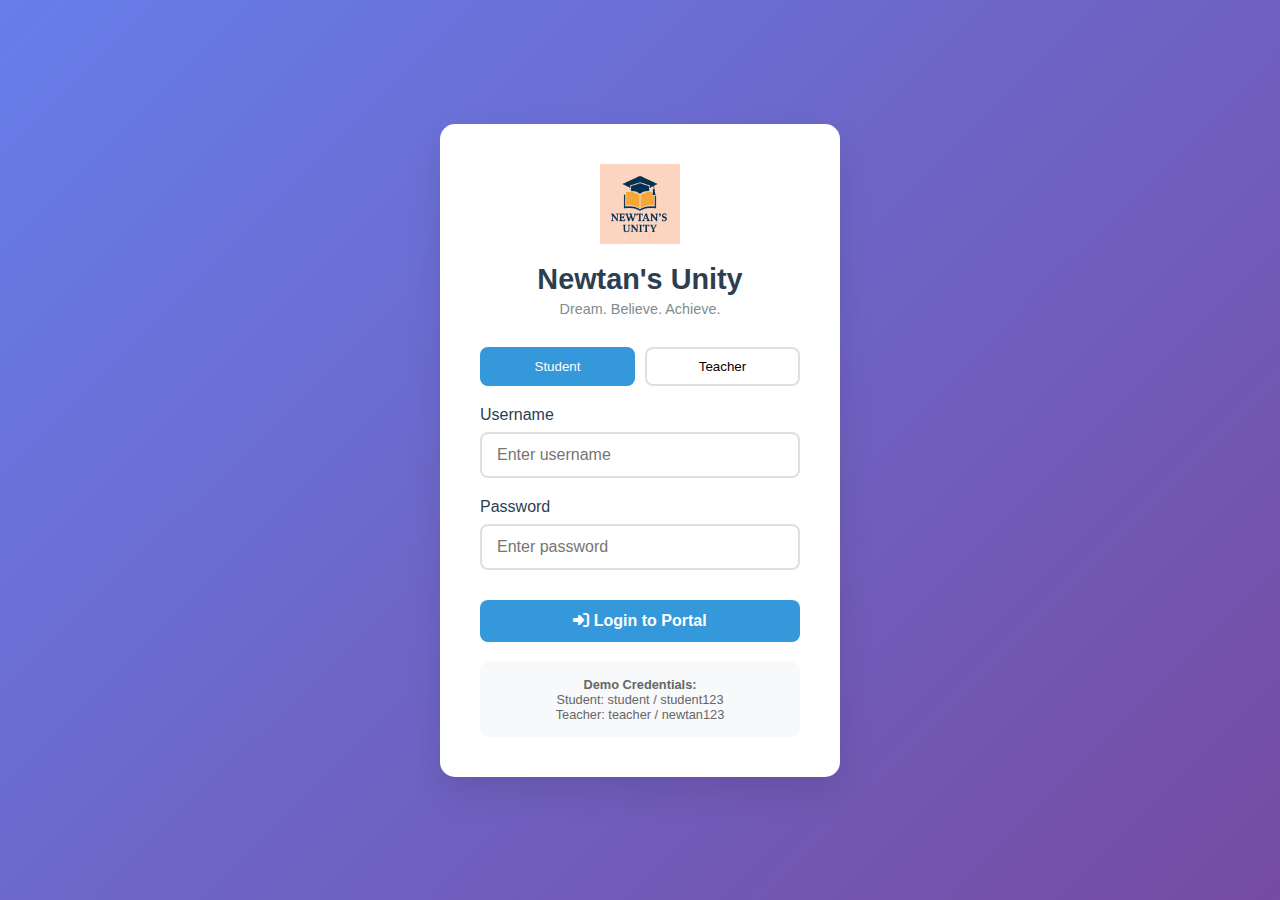
<file: index.html>
<!DOCTYPE html>
<html lang="en">
<head>
    <meta charset="UTF-8">
    <meta name="viewport" content="width=device-width, initial-scale=1.0">
    <title>Login - Newtan's Unity</title>
    <link rel="stylesheet" href="https://cdnjs.cloudflare.com/ajax/libs/font-awesome/6.4.0/css/all.min.css">
    <style>
        * {
            margin: 0;
            padding: 0;
            box-sizing: border-box;
            font-family: 'Poppins', sans-serif;
        }

        body {
            min-height: 100vh;
            display: flex;
            align-items: center;
            justify-content: center;
            background: linear-gradient(135deg, #667eea 0%, #764ba2 100%);
            padding: 20px;
        }

        .login-container {
            background: white;
            padding: 40px;
            border-radius: 15px;
            box-shadow: 0 15px 35px rgba(0,0,0,0.1);
            width: 100%;
            max-width: 400px;
            text-align: center;
        }

        .login-logo {
            margin-bottom: 30px;
        }

        .login-logo img {
            width: 80px;
            height: auto;
            margin-bottom: 15px;
        }

        .login-logo h1 {
            color: #2c3e50;
            margin-bottom: 5px;
            font-size: 1.8rem;
        }

        .login-logo p {
            color: #7f8c8d;
            font-size: 0.9rem;
        }

        .login-form .form-group {
            margin-bottom: 20px;
            text-align: left;
        }

        .login-form label {
            display: block;
            margin-bottom: 8px;
            color: #2c3e50;
            font-weight: 500;
        }

        .login-form input {
            width: 100%;
            padding: 12px 15px;
            border: 2px solid #e0e0e0;
            border-radius: 8px;
            font-size: 1rem;
            transition: all 0.3s;
        }

        .login-form input:focus {
            border-color: #3498db;
            outline: none;
            box-shadow: 0 0 0 3px rgba(52, 152, 219, 0.1);
        }

        .login-btn {
            width: 100%;
            padding: 12px;
            background: #3498db;
            color: white;
            border: none;
            border-radius: 8px;
            font-size: 1rem;
            font-weight: 600;
            cursor: pointer;
            transition: all 0.3s;
            margin-top: 10px;
        }

        .login-btn:hover {
            background: #2980b9;
            transform: translateY(-2px);
        }

        .error-message {
            color: #e74c3c;
            margin-top: 10px;
            font-size: 0.9rem;
            display: none;
        }

        .user-type {
            display: flex;
            gap: 10px;
            margin-bottom: 20px;
        }

        .user-btn {
            flex: 1;
            padding: 10px;
            border: 2px solid #e0e0e0;
            background: white;
            border-radius: 8px;
            cursor: pointer;
            transition: all 0.3s;
        }

        .user-btn.active {
            border-color: #3498db;
            background: #3498db;
            color: white;
        }

        .demo-credentials {
            background: #f8f9fa;
            padding: 15px;
            border-radius: 8px;
            margin-top: 20px;
            font-size: 0.8rem;
            color: #666;
        }
    </style>
</head>
<body>
    <div class="login-container">
        <div class="login-logo">
            <img src="image.png" alt="Newtan's Unity Logo" onerror="this.style.display='none'">
            <h1>Newtan's Unity</h1>
            <p>Dream. Believe. Achieve.</p>
        </div>

        <div class="user-type">
            <button class="user-btn active" data-user="student">Student</button>
            <button class="user-btn" data-user="teacher">Teacher</button>
        </div>

        <form id="loginForm" class="login-form">
            <div class="form-group">
                <label for="username">Username</label>
                <input type="text" id="username" name="username" required placeholder="Enter username">
            </div>

            <div class="form-group">
                <label for="password">Password</label>
                <input type="password" id="password" name="password" required placeholder="Enter password">
            </div>

            <div id="errorMessage" class="error-message">
                Invalid username or password
            </div>

            <button type="submit" class="login-btn">
                <i class="fas fa-sign-in-alt"></i> Login to Portal
            </button>
        </form>

        <div class="demo-credentials">
            <strong>Demo Credentials:</strong><br>
            Student: student / student123<br>
            Teacher: teacher / newtan123
        </div>
    </div>

    <script>
        let currentUserType = 'student';
        
        // User type selection
        document.querySelectorAll('.user-btn').forEach(btn => {
            btn.addEventListener('click', function() {
                document.querySelectorAll('.user-btn').forEach(b => b.classList.remove('active'));
                this.classList.add('active');
                currentUserType = this.dataset.user;
                
                // Update form labels based on user type
                const usernameLabel = document.querySelector('label[for="username"]');
                const passwordLabel = document.querySelector('label[for="password"]');
                
                if (currentUserType === 'teacher') {
                    usernameLabel.textContent = 'Teacher Username';
                    passwordLabel.textContent = 'Teacher Password';
                } else {
                    usernameLabel.textContent = 'Username';
                    passwordLabel.textContent = 'Password';
                }
            });
        });

        // Login form handler
        document.getElementById('loginForm').addEventListener('submit', function(e) {
            e.preventDefault();
            
            const username = document.getElementById('username').value;
            const password = document.getElementById('password').value;
            const errorMessage = document.getElementById('errorMessage');
            
            let isValid = false;
            let redirectUrl = '';

            // Check credentials based on user type
            if (currentUserType === 'teacher') {
                if (username === 'teacher' && password === 'newtan123') {
                    isValid = true;
                    redirectUrl = 'admin.html';
                }
            } else {
                if (username === 'student' && password === 'student123') {
                    isValid = true;
                    redirectUrl = 'main.html';
                }
            }

            if (isValid) {
                // Store login status
                localStorage.setItem('userType', currentUserType);
                localStorage.setItem('isLoggedIn', 'true');
                localStorage.setItem('loginTime', new Date().getTime());
                
                // Redirect to appropriate page
                window.location.href = redirectUrl;
            } else {
                errorMessage.style.display = 'block';
                setTimeout(() => {
                    errorMessage.style.display = 'none';
                }, 3000);
            }
        });

        // Check if already logged in
        if (localStorage.getItem('isLoggedIn') === 'true') {
            const userType = localStorage.getItem('userType');
            if (userType === 'teacher') {
                window.location.href = 'admin.html';
            } else {
                window.location.href = 'main.html';
            }
        }
    </script>
</body>
</html>
</file>
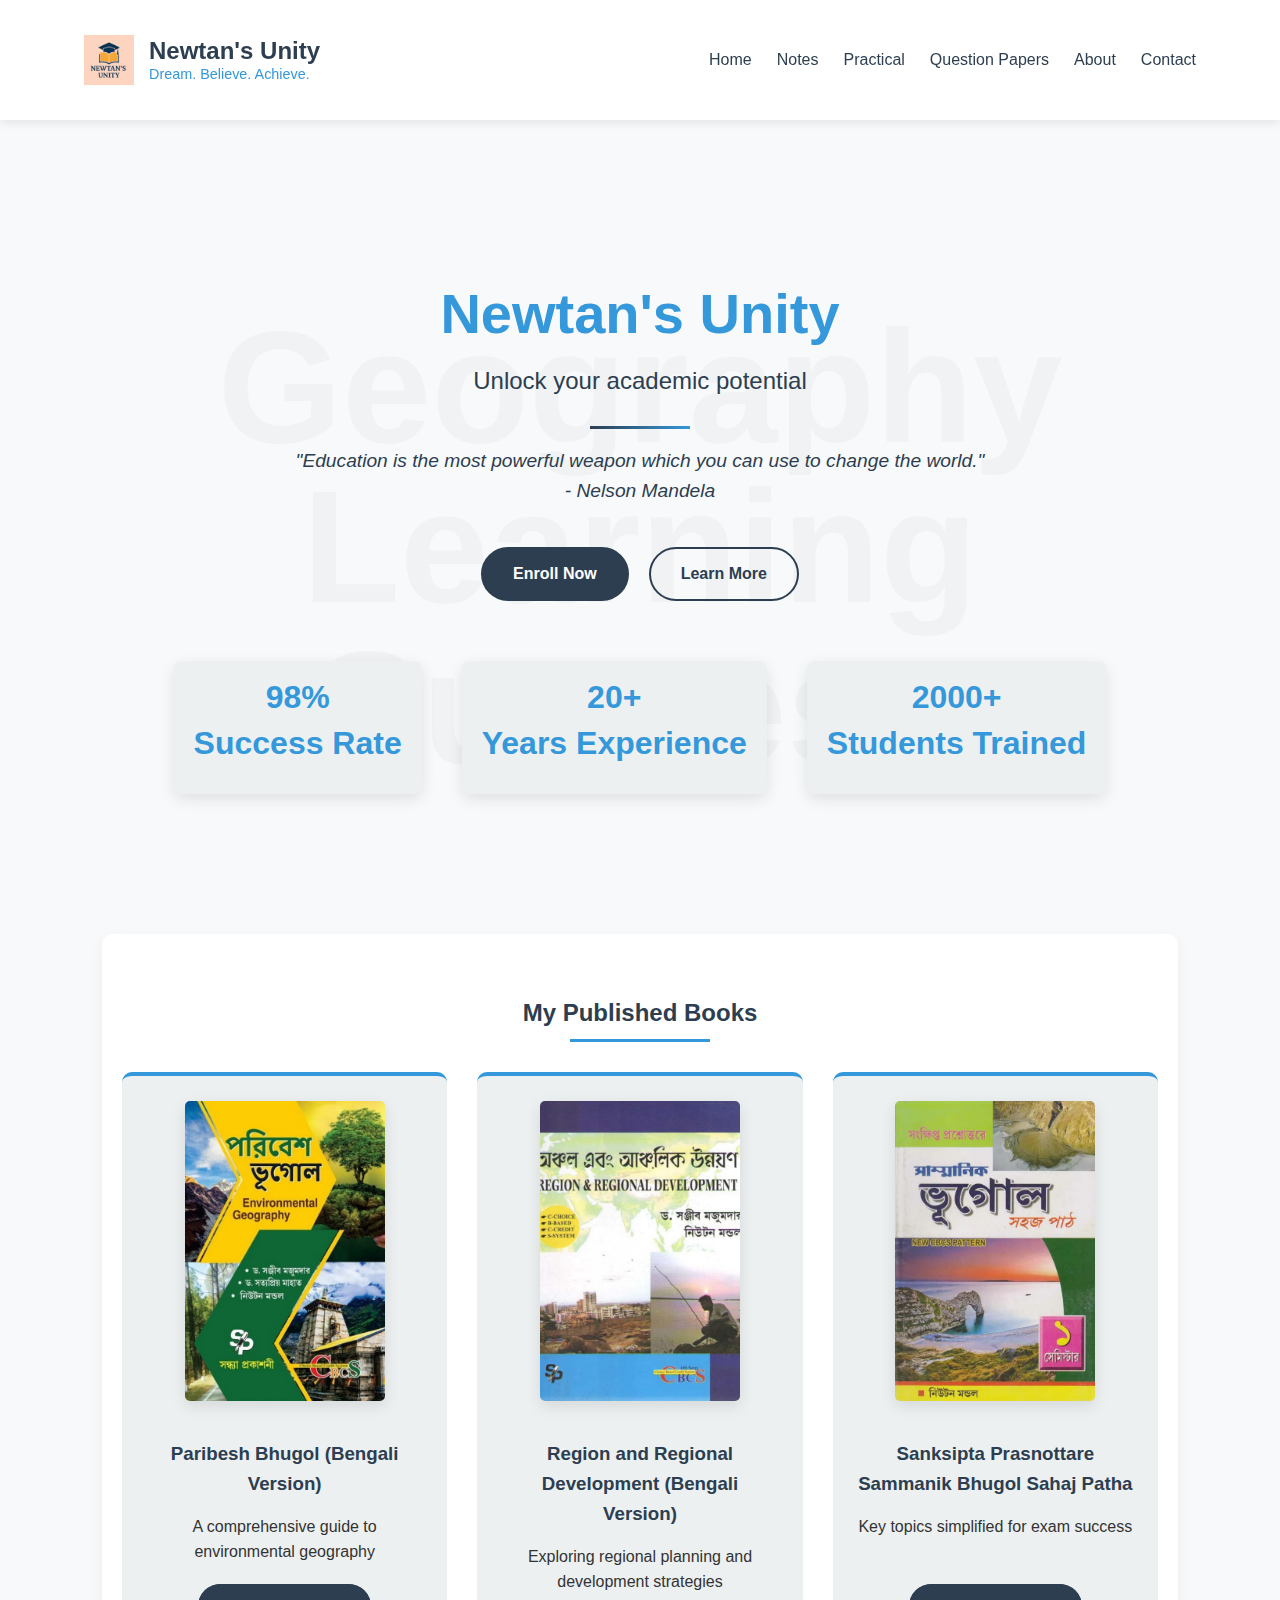
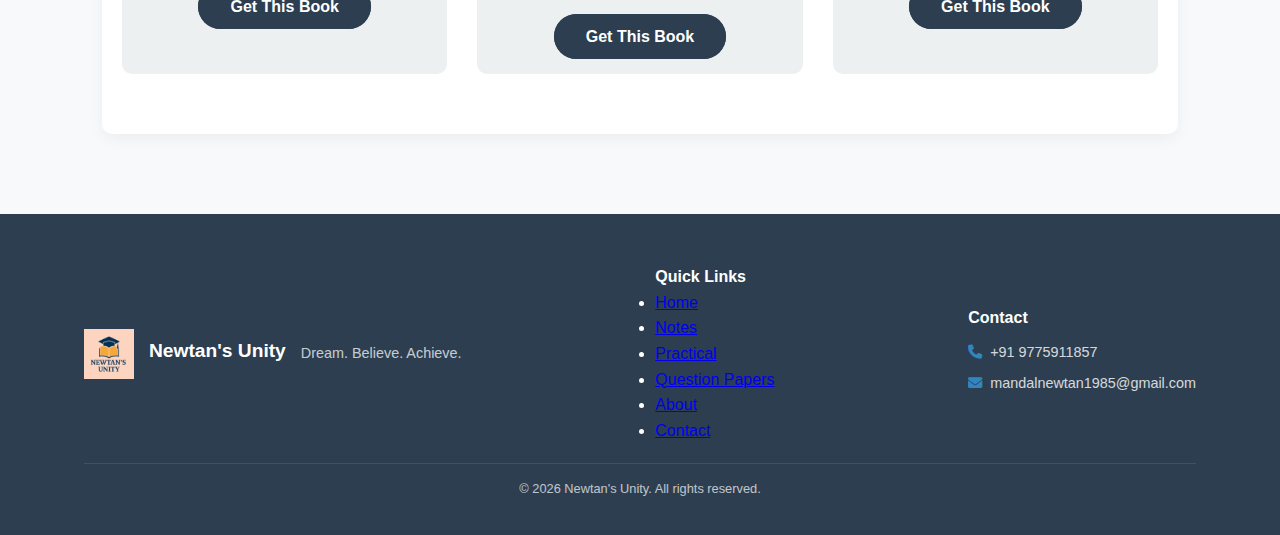
<file: newtan kaku education/index.html>
<!DOCTYPE html>
<html lang="en">
<head>
    <meta charset="UTF-8">
    <meta name="viewport" content="width=device-width, initial-scale=1.0">
    <title>Newtan's Unity</title>
    <link rel="stylesheet" href="https://cdnjs.cloudflare.com/ajax/libs/font-awesome/6.4.0/css/all.min.css">
    <link rel="stylesheet" href="styles.css">
</head>
<body>
    <!-- Header with Logo -->
    <header class="header">
    <div class="container">
        <div class="logo-container">
            <img src="image.png" alt="Geography Master Logo" class="logo-img">
            <div class="logo-text">
                <h1 class="logo-main">Newtan's Unity</h1>
                <p class="logo-sub">Dream. Believe. Achieve.</p>
            </div>
        </div>
        
        <!-- Mobile Menu Button -->
        <button class="mobile-menu-toggle" aria-label="Toggle navigation">
            <span class="menu-icon"></span>
            <span class="menu-icon"></span>
            <span class="menu-icon"></span>
        </button>
        
        <nav class="nav">
            <ul>
                <li><a href="#home">Home</a></li>
                <li><a href="#notes">Notes</a></li>
                <li><a href="#practical">Practical</a></li>
                <!-- <li><a href="#payment">Payment</a></li> -->
                <li><a href="#question-pattern">Question Papers</a></li>
                <li><a href="#about">About</a></li>
                <li><a href="#contact">Contact</a></li>
            </ul>
        </nav>
    </div>
</header>

    <!-- Main Content -->
    <main>
        <!-- Home Section -->
    <section id="home" class="section active">
        <div class="container">
            <div class="hero">
                <div class="hero-content">
                    <h1><span>Newtan's Unity</span></h1>
                    <p class="hero-subtitle">Unlock your academic potential</p>
                    <p class="hero-text">"Education is the most powerful weapon which you can use to change the world." - Nelson Mandela</p>
                    
                    <div class="hero-cta">
                        <a href="#contact" class="btn btn-primary">Enroll Now</a>
                        <a href="#about" class="btn btn-outline">Learn More</a>
                    </div>
                </div>
                
                <div class="hero-bg-text">
                    <p>Geography</p>
                    <p>Mastery</p>
                    <p>Success</p>
                </div>
                
                <div class="hero-stats">
                    <div class="stat-item">
                        <span class="stat-number">98%</span>
                        <span class="stat-label">Success Rate</span>
                    </div>
                    <div class="stat-item">
                        <span class="stat-number">20+</span>
                        <span class="stat-label">Years Experience</span>
                    </div>
                    <div class="stat-item">
                        <span class="stat-number">2000+</span>
                        <span class="stat-label">Students Trained</span>
                    </div>
                </div>
            </div>

            <!-- My Published Books Section -->
            <div class="books-section">
                <h2>My Published Books</h2>
                <div class="books-container">
                    <div class="book-card">
                        <img src="Book1.png" alt="Paribesh Bhugol Cover">
                        <div class="book-info">
                            <h3>Paribesh Bhugol (Bengali Version)</h3>
                            <p>A comprehensive guide to environmental geography</p>
                            <a href="https://www.flipkart.com/paribesh-bhugol-bengali-version/p/itm9d1c7a65d28ad" class="btn btn-primary" target="_blank">Get This Book</a>
                        </div>
                    </div>
                    
                    <div class="book-card">
                        <img src="Book2.png" alt="Region and Regional Development Cover">
                        <div class="book-info">
                            <h3>Region and Regional Development (Bengali Version)</h3>
                            <p>Exploring regional planning and development strategies</p>
                            <a href="https://www.flipkart.com/anchal-ebong-anchalik-unnayan-region-regional-development/p/itmb35d13c9b6078?pid=RBKG8Z8HCNYKHAPG&lid=LSTRBKG8Z8HCNYKHAPGJFAYJG&marketplace=FLIPKART&q=Region+and+Regional+Development&store=bks&srno=s_1_3&otracker=search&otracker1=search&fm=organic&iid=39ccb7d1-5d80-40a2-8908-f627409a402c.RBKG8Z8HCNYKHAPG.SEARCH&ppt=pp&ppn=pp&ssid=bsufmakgwg0000001747276058264&qH=6fb1d15e79f50046" class="btn btn-primary" target="_blank">Get This Book</a>
                        </div>
                    </div>
                    
                    <div class="book-card">
                        <img src="Book3.png" alt="Geography Essentials Cover">
                        <div class="book-info">
                            <h3>Sanksipta Prasnottare Sammanik Bhugol Sahaj Patha</h3>
                            <p>Key topics simplified for exam success</p>
                            <a href="https://www.flipkart.com/sanksipta-prasnottare-sammanik-bhugol-sahaj-patha-semester-1-newton-mandal/p/itm22572aa5715c5" class="btn btn-primary" target="_blank">Get This Book</a>
                        </div>
                    </div>
                </div>
            </div>
        </div>
    </section>
        <!-- Notes Section -->
        <section id="notes" class="section">
            <div class="container">
                <h2 class="section-title">Geography <span>Notes</span></h2>
                <div class="notes-grid" id="notesContainer">
                    <!-- Notes will be loaded by JavaScript -->
                </div>
            </div>
        </section>

        <!-- Practical Section -->
        <section id="practical" class="section">
        <div class="container">
            <h2 class="section-title">Geography <span>Practical</span></h2>
            <p class="section-subtitle">Essential skills for geographical analysis</p>
            
            <div class="practical-container">
                <div class="practical-intro">
                    <h3>Core Practical Geography Skills</h3>
                    <p>Master these fundamental geographical techniques that form the basis of spatial analysis and interpretation across all geography disciplines.</p>
                </div>
                
                <div class="practical-content">
                    <div class="practical-card">
                        <div class="practical-icon">
                            <i class="fas fa-ruler-combined"></i>
                        </div>
                        <h3>Scale</h3>
                        <ul>
                            <li>Understanding map scales</li>
                            <li>Scale conversion techniques</li>
                            <li>Measuring distances</li>
                            <li>Area calculation methods</li>
                            <li>Representative Fraction practice</li>
                        </ul>
                    </div>
                    
                    <div class="practical-card">
                        <div class="practical-icon">
                            <i class="fas fa-map-marked-alt"></i>
                        </div>
                        <h3>Cartography</h3>
                        <ul>
                            <li>Map projection principles</li>
                            <li>Symbolization techniques</li>
                            <li>Thematic mapping</li>
                            <li>Topographic interpretation</li>
                            <li>Map design essentials</li>
                        </ul>
                    </div>
                    
                    <div class="practical-card">
                        <div class="practical-icon">
                            <i class="fas fa-chart-bar"></i>
                        </div>
                        <h3>Statistics</h3>
                        <ul>
                            <li>Data collection methods</li>
                            <li>Statistical analysis techniques</li>
                            <li>Graphical representation</li>
                            <li>Trend analysis</li>
                            <li>Spatial statistics</li>
                        </ul>
                    </div>
                    
                    <div class="practical-card">
                        <div class="practical-icon">
                            <i class="fas fa-satellite-dish"></i>
                        </div>
                        <h3>RS and GIS</h3>
                        <ul>
                            <li>Remote sensing basics</li>
                            <li>Image interpretation</li>
                            <li>GIS data layers</li>
                            <li>Spatial analysis</li>
                            <li>Geodatabase concepts</li>
                        </ul>
                    </div>
                </div>
            </div>
        </div>
    </section>
        <!-- Question Pattern Section -->
        <section id="question-pattern" class="section">
    <div class="container">
        <h2 class="section-title">Geography <span>Question Papers</span></h2>
        <p class="section-subtitle">Download Previous Year Papers & Model Papers</p>
        
        <div class="exam-tabs">
            <button class="exam-tab active" data-tab="school">School Level</button>
            <button class="exam-tab" data-tab="university">University Level</button>
        </div>
        
        <!-- School Level Papers (10th, 11th, 12th) -->
        <div class="exam-content active" id="school-exams">
            <div class="grade-selector">
                <button class="grade-btn active" data-grade="10">Class 10</button>
                <button class="grade-btn" data-grade="11">Class 11</button>
                <button class="grade-btn" data-grade="12">Class 12</button>
            </div>
            
            <!-- Class 10 Papers -->
            <div class="grade-papers active" data-grade="10">
                <h3 class="paper-heading">
                    <i class="fas fa-book-open"></i> West Bengal Madhyamik (Class 10) Geography Papers
                </h3>
                
                <div class="paper-card">
                    <div class="paper-info">
                        <span class="paper-year">2023</span>
                        <h4>Madhyamik Final Examination</h4>
                        <p class="paper-meta">
                            <span><i class="fas fa-calendar-alt"></i> March 2023</span>
                            <span><i class="fas fa-file-pdf"></i> Geography Paper I (A)</span>
                            <span><i class="fas fa-tag"></i> 90 Marks</span>
                        </p>
                    </div>
                    <div class="paper-download">
                        <a href="#" class="download-btn">
                            <i class="fas fa-download"></i> Download
                            <span>(PDF, 2.4MB)</span>
                        </a>
                        <a href="#" class="preview-btn">
                            <i class="fas fa-eye"></i> Preview
                        </a>
                    </div>
                </div>
                
                <div class="paper-card">
                    <div class="paper-info">
                        <span class="paper-year">2022</span>
                        <h4>Madhyamik Final Examination</h4>
                        <p class="paper-meta">
                            <span><i class="fas fa-calendar-alt"></i> March 2022</span>
                            <span><i class="fas fa-file-pdf"></i> Geography Paper I (B)</span>
                            <span><i class="fas fa-tag"></i> 90 Marks</span>
                        </p>
                    </div>
                    <div class="paper-download">
                        <a href="#" class="download-btn">
                            <i class="fas fa-download"></i> Download
                            <span>(PDF, 1.8MB)</span>
                        </a>
                        <a href="#" class="preview-btn">
                            <i class="fas fa-eye"></i> Preview
                        </a>
                    </div>
                </div>
                
                <!-- More Class 10 papers can be added here -->
            </div>
            
            <!-- Class 11 Papers (hidden by default) -->
            <div class="grade-papers" data-grade="11">
                <h3 class="paper-heading">
                    <i class="fas fa-book-open"></i> Higher Secondary (Class 11) Geography Papers
                </h3>
                
                <div class="paper-card">
                    <div class="paper-info">
                        <span class="paper-year">2023</span>
                        <h4>Annual Examination</h4>
                        <p class="paper-meta">
                            <span><i class="fas fa-calendar-alt"></i> March 2023</span>
                            <span><i class="fas fa-file-pdf"></i> Geography Theory</span>
                            <span><i class="fas fa-tag"></i> 70 Marks</span>
                        </p>
                    </div>
                    <div class="paper-download">
                        <a href="#" class="download-btn">
                            <i class="fas fa-download"></i> Download
                            <span>(PDF, 1.9MB)</span>
                        </a>
                        <a href="#" class="preview-btn">
                            <i class="fas fa-eye"></i> Preview
                        </a>
                    </div>
                </div>
                
                <div class="paper-card">
                    <div class="paper-info">
                        <span class="paper-year">2023</span>
                        <h4>Annual Examination</h4>
                        <p class="paper-meta">
                            <span><i class="fas fa-calendar-alt"></i> March 2023</span>
                            <span><i class="fas fa-file-pdf"></i> Geography Practical</span>
                            <span><i class="fas fa-tag"></i> 30 Marks</span>
                        </p>
                    </div>
                    <div class="paper-download">
                        <a href="#" class="download-btn">
                            <i class="fas fa-download"></i> Download
                            <span>(PDF, 1.6MB)</span>
                        </a>
                        <a href="#" class="preview-btn">
                            <i class="fas fa-eye"></i> Preview
                        </a>
                    </div>
                </div>
            </div>
            
            <!-- Class 12 Papers (hidden by default) -->
            <div class="grade-papers" data-grade="12">
                <h3 class="paper-heading">
                    <i class="fas fa-book-open"></i> Higher Secondary (Class 12) Geography Papers
                </h3>
                
                <div class="paper-card">
                    <div class="paper-info">
                        <span class="paper-year">2023</span>
                        <h4>Board Examination</h4>
                        <p class="paper-meta">
                            <span><i class="fas fa-calendar-alt"></i> March 2023</span>
                            <span><i class="fas fa-file-pdf"></i> Geography Theory</span>
                            <span><i class="fas fa-tag"></i> 70 Marks</span>
                        </p>
                    </div>
                    <div class="paper-download">
                        <a href="#" class="download-btn">
                            <i class="fas fa-download"></i> Download
                            <span>(PDF, 2.2MB)</span>
                        </a>
                        <a href="#" class="preview-btn">
                            <i class="fas fa-eye"></i> Preview
                        </a>
                    </div>
                </div>
                
                <div class="paper-card">
                    <div class="paper-info">
                        <span class="paper-year">2023</span>
                        <h4>Board Examination</h4>
                        <p class="paper-meta">
                            <span><i class="fas fa-calendar-alt"></i> March 2023</span>
                            <span><i class="fas fa-file-pdf"></i> Geography Practical</span>
                            <span><i class="fas fa-tag"></i> 30 Marks</span>
                        </p>
                    </div>
                    <div class="paper-download">
                        <a href="#" class="download-btn">
                            <i class="fas fa-download"></i> Download
                            <span>(PDF, 1.8MB)</span>
                        </a>
                        <a href="#" class="preview-btn">
                            <i class="fas fa-eye"></i> Preview
                        </a>
                    </div>
                </div>
            </div>
        </div>
        
        <!-- University Level Papers (Semester 1-8) -->
        <div class="exam-content" id="university-exams">
            <div class="semester-selector">
                <button class="semester-btn active" data-sem="1">Semester 1</button>
                <button class="semester-btn" data-sem="2">Semester 2</button>
                <button class="semester-btn" data-sem="3">Semester 3</button>
                <button class="semester-btn" data-sem="4">Semester 4</button>
                <button class="semester-btn" data-sem="5">Semester 5</button>
                <button class="semester-btn" data-sem="6">Semester 6</button>
                <button class="semester-btn" data-sem="7">Semester 7</button>
                <button class="semester-btn" data-sem="8">Semester 8</button>
            </div>
            
            <!-- Semester 1 Papers -->
            <div class="semester-papers active" data-sem="1">
                <h3 class="paper-heading">
                    <i class="fas fa-university"></i> B.A/B.Sc Geography Semester 1 Papers
                </h3>
                
                <div class="paper-card">
                    <div class="paper-info">
                        <span class="paper-year">2023</span>
                        <h4>Physical Geography - I</h4>
                        <p class="paper-meta">
                            <span><i class="fas fa-calendar-alt"></i> November 2023</span>
                            <span><i class="fas fa-file-pdf"></i> Core Paper GEO-101</span>
                            <span><i class="fas fa-tag"></i> 100 Marks</span>
                        </p>
                    </div>
                    <div class="paper-download">
                        <a href="#" class="download-btn">
                            <i class="fas fa-download"></i> Download
                            <span>(PDF, 3.1MB)</span>
                        </a>
                        <a href="#" class="preview-btn">
                            <i class="fas fa-eye"></i> Preview
                        </a>
                    </div>
                </div>
                
                <div class="paper-card">
                    <div class="paper-info">
                        <span class="paper-year">2023</span>
                        <h4>Geomorphology</h4>
                        <p class="paper-meta">
                            <span><i class="fas fa-calendar-alt"></i> November 2023</span>
                            <span><i class="fas fa-file-pdf"></i> Core Paper GEO-102</span>
                            <span><i class="fas fa-tag"></i> 100 Marks</span>
                        </p>
                    </div>
                    <div class="paper-download">
                        <a href="#" class="download-btn">
                            <i class="fas fa-download"></i> Download
                            <span>(PDF, 2.7MB)</span>
                        </a>
                        <a href="#" class="preview-btn">
                            <i class="fas fa-eye"></i> Preview
                        </a>
                    </div>
                </div>
            </div>
            
            <!-- Semester 2 Papers -->
            <div class="semester-papers" data-sem="2">
                <h3 class="paper-heading">
                    <i class="fas fa-university"></i> B.A/B.Sc Geography Semester 2 Papers
                </h3>
                
                <div class="paper-card">
                    <div class="paper-info">
                        <span class="paper-year">2023</span>
                        <h4>Human Geography</h4>
                        <p class="paper-meta">
                            <span><i class="fas fa-calendar-alt"></i> May 2023</span>
                            <span><i class="fas fa-file-pdf"></i> Core Paper GEO-201</span>
                            <span><i class="fas fa-tag"></i> 100 Marks</span>
                        </p>
                    </div>
                    <div class="paper-download">
                        <a href="#" class="download-btn">
                            <i class="fas fa-download"></i> Download
                            <span>(PDF, 2.8MB)</span>
                        </a>
                        <a href="#" class="preview-btn">
                            <i class="fas fa-eye"></i> Preview
                        </a>
                    </div>
                </div>
            </div>
            
            <!-- Semester 3 Papers -->
            <div class="semester-papers" data-sem="3">
                <h3 class="paper-heading">
                    <i class="fas fa-university"></i> B.A/B.Sc Geography Semester 3 Papers
                </h3>
                
                <div class="paper-card">
                    <div class="paper-info">
                        <span class="paper-year">2023</span>
                        <h4>Climatology</h4>
                        <p class="paper-meta">
                            <span><i class="fas fa-calendar-alt"></i> November 2023</span>
                            <span><i class="fas fa-file-pdf"></i> Core Paper GEO-301</span>
                            <span><i class="fas fa-tag"></i> 100 Marks</span>
                        </p>
                    </div>
                    <div class="paper-download">
                        <a href="#" class="download-btn">
                            <i class="fas fa-download"></i> Download
                            <span>(PDF, 3.0MB)</span>
                        </a>
                        <a href="#" class="preview-btn">
                            <i class="fas fa-eye"></i> Preview
                        </a>
                    </div>
                </div>
            </div>
            
            <!-- Semester 4 Papers -->
            <div class="semester-papers" data-sem="4">
                <h3 class="paper-heading">
                    <i class="fas fa-university"></i> B.A/B.Sc Geography Semester 4 Papers
                </h3>
                
                <div class="paper-card">
                    <div class="paper-info">
                        <span class="paper-year">2023</span>
                        <h4>Economic Geography</h4>
                        <p class="paper-meta">
                            <span><i class="fas fa-calendar-alt"></i> May 2023</span>
                            <span><i class="fas fa-file-pdf"></i> Core Paper GEO-401</span>
                            <span><i class="fas fa-tag"></i> 100 Marks</span>
                        </p>
                    </div>
                    <div class="paper-download">
                        <a href="#" class="download-btn">
                            <i class="fas fa-download"></i> Download
                            <span>(PDF, 2.5MB)</span>
                        </a>
                        <a href="#" class="preview-btn">
                            <i class="fas fa-eye"></i> Preview
                        </a>
                    </div>
                </div>
            </div>
            
            <!-- Semester 5 Papers -->
            <div class="semester-papers" data-sem="5">
                <h3 class="paper-heading">
                    <i class="fas fa-university"></i> B.A/B.Sc Geography Semester 5 Papers
                </h3>
                
                <div class="paper-card">
                    <div class="paper-info">
                        <span class="paper-year">2022</span>
                        <h4>Regional Planning</h4>
                        <p class="paper-meta">
                            <span><i class="fas fa-calendar-alt"></i> November 2022</span>
                            <span><i class="fas fa-file-pdf"></i> Core Paper GEO-501</span>
                            <span><i class="fas fa-tag"></i> 100 Marks</span>
                        </p>
                    </div>
                    <div class="paper-download">
                        <a href="#" class="download-btn">
                            <i class="fas fa-download"></i> Download
                            <span>(PDF, 2.9MB)</span>
                        </a>
                        <a href="#" class="preview-btn">
                            <i class="fas fa-eye"></i> Preview
                        </a>
                    </div>
                </div>
            </div>
            
            <!-- Semester 6 Papers -->
            <div class="semester-papers" data-sem="6">
                <h3 class="paper-heading">
                    <i class="fas fa-university"></i> B.A/B.Sc Geography Semester 6 Papers
                </h3>
                
                <div class="paper-card">
                    <div class="paper-info">
                        <span class="paper-year">2022</span>
                        <h4>Environmental Geography</h4>
                        <p class="paper-meta">
                            <span><i class="fas fa-calendar-alt"></i> May 2022</span>
                            <span><i class="fas fa-file-pdf"></i> Core Paper GEO-601</span>
                            <span><i class="fas fa-tag"></i> 100 Marks</span>
                        </p>
                    </div>
                    <div class="paper-download">
                        <a href="#" class="download-btn">
                            <i class="fas fa-download"></i> Download
                            <span>(PDF, 2.6MB)</span>
                        </a>
                        <a href="#" class="preview-btn">
                            <i class="fas fa-eye"></i> Preview
                        </a>
                    </div>
                </div>
            </div>
            
            <!-- Semester 7 Papers -->
            <div class="semester-papers" data-sem="7">
                <h3 class="paper-heading">
                    <i class="fas fa-university"></i> M.A/M.Sc Geography Semester 7 Papers
                </h3>
                
                <div class="paper-card">
                    <div class="paper-info">
                        <span class="paper-year">2022</span>
                        <h4>Advanced GIS</h4>
                        <p class="paper-meta">
                            <span><i class="fas fa-calendar-alt"></i> November 2022</span>
                            <span><i class="fas fa-file-pdf"></i> Core Paper GEO-701</span>
                            <span><i class="fas fa-tag"></i> 100 Marks</span>
                        </p>
                    </div>
                    <div class="paper-download">
                        <a href="#" class="download-btn">
                            <i class="fas fa-download"></i> Download
                            <span>(PDF, 3.2MB)</span>
                        </a>
                        <a href="#" class="preview-btn">
                            <i class="fas fa-eye"></i> Preview
                        </a>
                    </div>
                </div>
            </div>
            
            <!-- Semester 8 Papers -->
            <div class="semester-papers" data-sem="8">
                <h3 class="paper-heading">
                    <i class="fas fa-university"></i> M.A/M.Sc Geography Semester 8 Papers
                </h3>
                
                <div class="paper-card">
                    <div class="paper-info">
                        <span class="paper-year">2022</span>
                        <h4>Research Methodology</h4>
                        <p class="paper-meta">
                            <span><i class="fas fa-calendar-alt"></i> May 2022</span>
                            <span><i class="fas fa-file-pdf"></i> Core Paper GEO-801</span>
                            <span><i class="fas fa-tag"></i> 100 Marks</span>
                        </p>
                    </div>
                    <div class="paper-download">
                        <a href="#" class="download-btn">
                            <i class="fas fa-download"></i> Download
                            <span>(PDF, 2.7MB)</span>
                        </a>
                        <a href="#" class="preview-btn">
                            <i class="fas fa-eye"></i> Preview
                        </a>
                    </div>
                </div>
            </div>
        </div>
        
        <div class="exam-notes">
            <div class="note-box">
                <i class="fas fa-info-circle"></i>
                <p>All question papers are in PDF format. You'll need Adobe Acrobat Reader to view these files.</p>
            </div>
            <div class="note-box">
                <i class="fas fa-clock"></i>
                <p>Papers from last 5 years are available. Older papers available on request.</p>
            </div>
        </div>
    </div>
</section>

        <!-- About Section with Profile -->
        <section id="about" class="section">
            <div class="container">
                <h2 class="section-title">About <span>Me</span></h2>
                <div class="profile-section">
                    <div class="profile-photo">
                        <img src="image copy.png" alt="Geography Teacher">
                        <div class="profile-social">
                            <a href="#"><i class="fab fa-instagram"></i></a>
                            <a href="#"><i class="fab fa-facebook"></i></a>
                            <a href="#"><i class="fab fa-whatsapp"></i></a>
                        </div>
                    </div>
                    <div class="profile-info">
                        <h3>Mr. Newtan Mandal</h3>
                        <p class="profile-title">Senior Geography Educator</p>
                        <div class="profile-bio">
                            <p>Hello! I’m Newtan Mandal, a dedicated educator with over 20 years of teaching experience in the field of Geography and Education. I currently serve as a teacher at Madhurkul High School, where I’ve been proudly working since 2013, nurturing young minds with a passion for learning and critical thinking.</p>
                            <p>My teaching journey began in 2007 as a Geography teacher, and since then, I have consistently strived to make the subject engaging, relevant, and inspiring for my students.</p>
                            <p>I hold a Master’s degree (M.A) in both Geography and Education, and I am NET-SET qualified, ensuring a strong academic foundation to guide my teaching practice.</p>
                            <p>Alongside my classroom work, I have authored several academic resources to support students and fellow educators. Some of my published works include:</p>
                            <p>📘 Paribesh Bhugol (Bengali Version).</p>
                            <p>📗 Region and Regional Development (Bengali Version).</p>
                            <p>I believe education is the key to unlocking dreams and transforming lives. Through consistent dedication and a love for teaching, I aim to create a learning environment where every student feels empowered to reach their fullest potential.</p>
                           
                        </div>
                        <div class="profile-stats">
                            <div class="stat-item">
                                <span>20+</span>
                                <p>Years Experience</p>
                            </div>
                            <div class="stat-item">
                                <span>2000+</span>
                                <p>Students Taught</p>
                            </div>
                            <div class="stat-item">
                                <span>150+</span>
                                <p>Toppers</p>
                            </div>
                        </div>
                    </div>
                </div>
            </div>
        </section>

        <!-- Contact Section -->
                <!-- Contact Section -->
         <section id="contact" class="section">
    <div class="container">
        <h2 class="section-title">Get In <span>Touch</span></h2>
        <p class="section-subtitle">We'd love to hear from you! Reach out for any inquiries or feedback.</p>
        
        <div class="contact-content">
            <!-- Contact Information -->
            <div class="contact-info">
                <div class="contact-card">
                    <div class="contact-icon">
                        <i class="fas fa-map-marker-alt"></i>
                    </div>
                    <div class="contact-details">
                        <h3>Our Location</h3>
                        <p>Karimpur<br>Karimpur, Nadia, 741152</p>
                    </div>
                </div>
                
                <div class="contact-card">
                    <div class="contact-icon">
                        <i class="fas fa-phone-alt"></i>
                    </div>
                    <div class="contact-details">
                        <h3>Phone Number</h3>
                        <p>+91 9775911857<br>+91 0000000000 (WhatsApp)</p>
                    </div>
                </div>
                
                <div class="contact-card">
                    <div class="contact-icon">
                        <i class="fas fa-envelope"></i>
                    </div>
                    <div class="contact-details">
                        <h3>Email Address</h3>
                        <p>mandalnewtan1985@gmail.com<br>support@geographymaster.com</p>
                    </div>
                </div>
                
                <div class="contact-hours">
                    <h3>Working Hours</h3>
                    <p>Monday - Friday: 9AM - 6PM<br>Saturday: 10AM - 4PM<br>Sunday: Closed</p>
                </div>
                
                <div class="contact-social">
                    <h3>Follow Us</h3>
                    <div class="social-links">
                        <a href="#" class="social-link facebook">
                            <i class="fab fa-facebook-f"></i>
                        </a>
                        <a href="#" class="social-link instagram">
                            <i class="fab fa-instagram"></i>
                        </a>
                        <a href="#" class="social-link youtube">
                            <i class="fab fa-youtube"></i>
                        </a>
                        <a href="#" class="social-link whatsapp">
                            <i class="fab fa-whatsapp"></i>
                        </a>
                    </div>
                </div>
            </div>
            
            <!-- Contact Form -->
            <form id="contactForm" class="contact-form">
                <div class="form-group">
                    <input type="text" id="name" name="name" placeholder="Your Name" required>
                    <label for="name">Full Name</label>
                </div>
                
                <div class="form-group">
                    <input type="email" id="email" name="email" placeholder="Your Email" required>
                    <label for="email">Email Address</label>
                </div>
                
                <div class="form-group">
                    <input type="tel" id="phone" name="phone" placeholder="Phone Number">
                    <label for="phone">Phone (Optional)</label>
                </div>
                
                <div class="form-group">
                    <select id="subject" name="subject" required>
                        <option value="" disabled selected>Select a subject</option>
                        <option value="admission">Admission Inquiry</option>
                        <option value="payment">Payment Related</option>
                        <option value="notes">Study Material</option>
                        <option value="feedback">Feedback</option>
                        <option value="other">Other</option>
                    </select>
                    <label for="subject">Subject</label>
                </div>
                
                <div class="form-group">
                    <textarea id="message" name="message" placeholder="Your Message" rows="5" required></textarea>
                    <label for="message">Your Message</label>
                </div>
                
                <div class="form-footer">
                    <button type="submit" class="submit-btn">
                        <span>Send Message</span>
                        <i class="fas fa-paper-plane"></i>
                    </button>
                    <p class="form-note">We'll respond within 24 hours</p>
                </div>
            </form>
        </div>
    </div>
</section>
   

    <!-- Footer -->
    <footer class="footer">
        <div class="container">
            <div class="footer-content">
                <div class="footer-logo">
                    <img src="image.png" alt="Geography Master Logo">
                    <h3>Newtan's Unity</h3>
                    <p>Dream. Believe. Achieve.</p>
                </div>
               <div class="footer-links">
                        <h4>Quick Links</h4>
                        <ul>
                            <li><a href="#home">Home</a></li>
                            <li><a href="#notes">Notes</a></li>
                            <li><a href="#practical">Practical</a></li> <!-- Add this line -->
                            <li><a href="#question-pattern">Question Papers</a></li>
                            <li><a href="#about">About</a></li>
                            <li><a href="#contact">Contact</a></li>
                        </ul>
                    </div>
                <div class="footer-contact">
                    <h4>Contact</h4>
                    <p><i class="fas fa-phone"></i> +91 9775911857</p>
                    <p><i class="fas fa-envelope"></i> mandalnewtan1985@gmail.com</p>
                </div>
            </div>
            <div class="footer-bottom">
                <p>&copy; <span id="currentYear"></span> Newtan's Unity. All rights reserved.</p>
            </div>
        </div>
    </footer>

    <script src="script.js"></script>
</body>
</html>
</file>
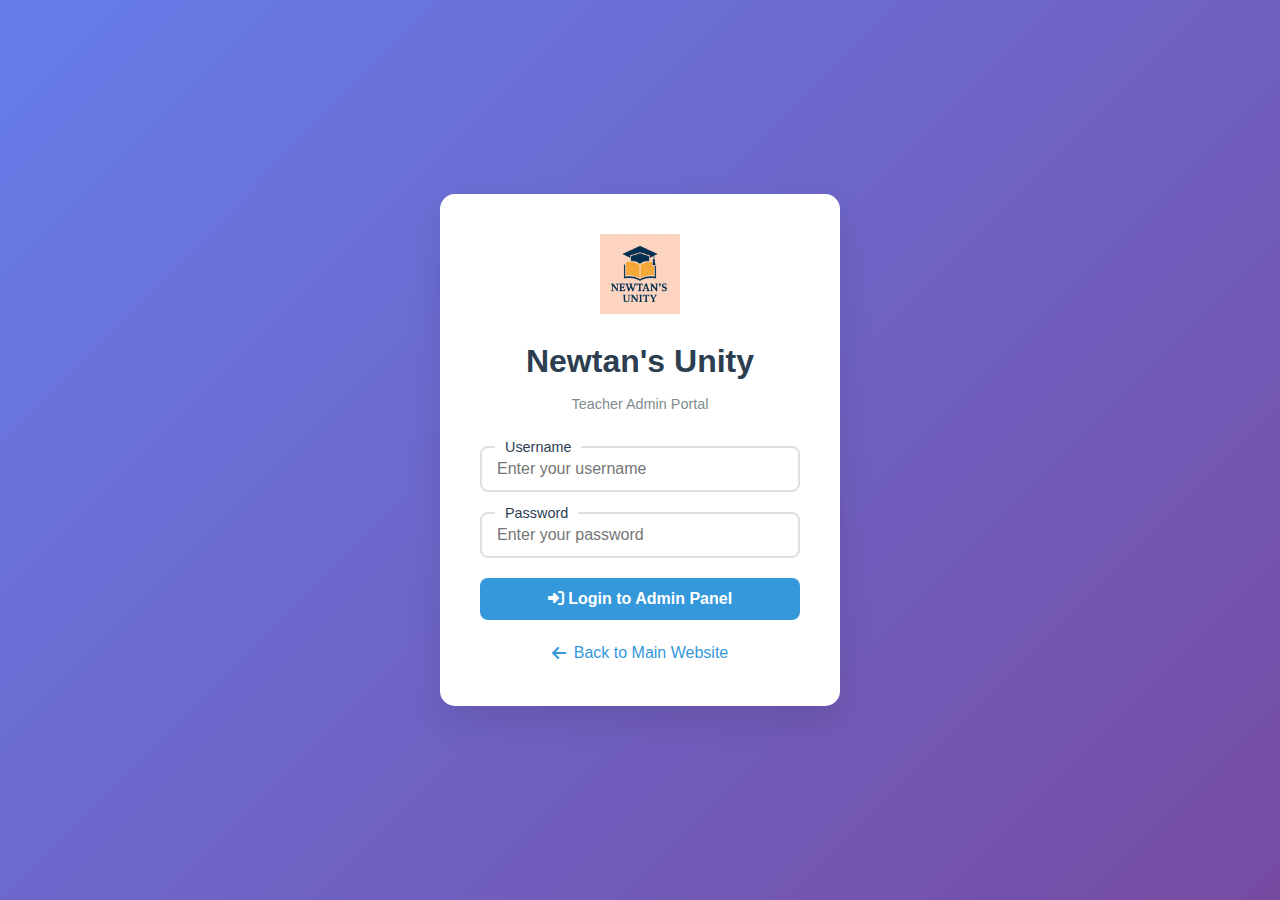
<file: admin.html>
<!DOCTYPE html>
<html lang="en">
<head>
    <meta charset="UTF-8">
    <meta name="viewport" content="width=device-width, initial-scale=1.0">
    <title>Admin Panel - Newtan's Unity</title>
    <link rel="stylesheet" href="https://cdnjs.cloudflare.com/ajax/libs/font-awesome/6.4.0/css/all.min.css">
    <link rel="stylesheet" href="styles.css">
    <style>
        .admin-container {
            min-height: 100vh;
            background: #f8f9fa;
        }

        .admin-header {
            background: white;
            padding: 20px 0;
            box-shadow: 0 2px 10px rgba(0,0,0,0.1);
            margin-bottom: 30px;
        }

        .admin-nav {
            display: flex;
            justify-content: space-between;
            align-items: center;
        }

        .admin-logo {
            display: flex;
            align-items: center;
            gap: 15px;
        }

        .admin-logo img {
            width: 50px;
            height: auto;
        }

        .admin-actions {
            display: flex;
            gap: 15px;
            align-items: center;
        }

        .admin-tabs {
            display: flex;
            gap: 10px;
            margin-bottom: 30px;
            border-bottom: 2px solid #e0e0e0;
        }

        .admin-tab {
            padding: 12px 25px;
            background: none;
            border: none;
            border-bottom: 3px solid transparent;
            font-size: 1rem;
            cursor: pointer;
            transition: all 0.3s;
            color: #666;
        }

        .admin-tab.active {
            color: #3498db;
            border-bottom-color: #3498db;
            font-weight: 600;
        }

        .admin-content {
            display: none;
        }

        .admin-content.active {
            display: block;
        }

        /* Upload Form Styles */
        .upload-form {
            background: white;
            padding: 30px;
            border-radius: 10px;
            box-shadow: 0 5px 15px rgba(0,0,0,0.08);
        }

        .form-row {
            display: grid;
            grid-template-columns: 1fr 1fr;
            gap: 20px;
            margin-bottom: 20px;
        }

        .form-group {
            margin-bottom: 20px;
        }

        .form-group label {
            display: block;
            margin-bottom: 8px;
            font-weight: 600;
            color: #2c3e50;
        }

        .form-group input,
        .form-group select,
        .form-group textarea {
            width: 100%;
            padding: 12px 15px;
            border: 2px solid #e0e0e0;
            border-radius: 8px;
            font-size: 1rem;
            transition: all 0.3s;
        }

        .form-group input:focus,
        .form-group select:focus,
        .form-group textarea:focus {
            border-color: #3498db;
            outline: none;
            box-shadow: 0 0 0 3px rgba(52, 152, 219, 0.1);
        }

        .form-group textarea {
            resize: vertical;
            min-height: 100px;
        }

        .file-upload {
            border: 2px dashed #bdc3c7;
            border-radius: 8px;
            padding: 30px;
            text-align: center;
            cursor: pointer;
            transition: all 0.3s;
        }

        .file-upload:hover {
            border-color: #3498db;
            background: #f8f9fa;
        }

        .file-upload i {
            font-size: 2rem;
            color: #bdc3c7;
            margin-bottom: 10px;
        }

        .file-upload input {
            display: none;
        }

        .submit-btn {
            background: #27ae60;
            color: white;
            border: none;
            padding: 12px 30px;
            border-radius: 8px;
            font-size: 1rem;
            font-weight: 600;
            cursor: pointer;
            transition: all 0.3s;
            display: inline-flex;
            align-items: center;
            gap: 10px;
        }

        .submit-btn:hover {
            background: #219653;
            transform: translateY(-2px);
        }

        /* Notes Management */
        .notes-management {
            background: white;
            padding: 30px;
            border-radius: 10px;
            box-shadow: 0 5px 15px rgba(0,0,0,0.08);
        }

        .management-header {
            display: flex;
            justify-content: between;
            align-items: center;
            margin-bottom: 20px;
        }

        .notes-list {
            display: grid;
            gap: 15px;
        }

        .note-management-item {
            display: flex;
            justify-content: space-between;
            align-items: center;
            padding: 15px;
            border: 1px solid #e0e0e0;
            border-radius: 8px;
            transition: all 0.3s;
        }

        .note-management-item:hover {
            background: #f8f9fa;
        }

        .note-info h4 {
            margin: 0 0 5px 0;
            color: #2c3e50;
        }

        .note-meta {
            display: flex;
            gap: 15px;
            font-size: 0.9rem;
            color: #666;
        }

        .note-actions {
            display: flex;
            gap: 10px;
        }

        .btn-edit, .btn-delete {
            padding: 6px 12px;
            border: none;
            border-radius: 5px;
            cursor: pointer;
            font-size: 0.9rem;
            transition: all 0.3s;
        }

        .btn-edit {
            background: #3498db;
            color: white;
        }

        .btn-delete {
            background: #e74c3c;
            color: white;
        }

        .btn-edit:hover, .btn-delete:hover {
            transform: translateY(-1px);
        }

        /* Statistics */
        .stats-grid {
            display: grid;
            grid-template-columns: repeat(auto-fit, minmax(250px, 1fr));
            gap: 20px;
            margin-bottom: 30px;
        }

        .stat-card {
            background: white;
            padding: 25px;
            border-radius: 10px;
            box-shadow: 0 5px 15px rgba(0,0,0,0.08);
            text-align: center;
        }

        .stat-number {
            font-size: 2.5rem;
            font-weight: 700;
            color: #3498db;
            margin-bottom: 10px;
        }

        .stat-label {
            color: #666;
            font-size: 1rem;
        }

        @media (max-width: 768px) {
            .form-row {
                grid-template-columns: 1fr;
            }
            
            .admin-nav {
                flex-direction: column;
                gap: 15px;
                text-align: center;
            }
            
            .admin-tabs {
                flex-wrap: wrap;
            }
        }
    </style>
</head>
<body>
    <div class="admin-container">
        <div class="admin-header">
            <div class="container">
                <div class="admin-nav">
                    <div class="admin-logo">
                        <img src="image.png" alt="Newtan's Unity Logo">
                        <div>
                            <h2>Teacher Admin Panel</h2>
                            <p>Manage study materials and content</p>
                        </div>
                    </div>
                    <div class="admin-actions">
                        <a href="index.html" class="btn btn-outline">
                            <i class="fas fa-globe"></i> View Website
                        </a>
                        <button id="logoutBtn" class="btn btn-primary">
                            <i class="fas fa-sign-out-alt"></i> Logout
                        </button>
                    </div>
                </div>
            </div>
        </div>

        <div class="container">
            <div class="admin-tabs">
                <button class="admin-tab active" data-tab="upload">Upload Notes</button>
                <button class="admin-tab" data-tab="manage">Manage Notes</button>
                <button class="admin-tab" data-tab="stats">Statistics</button>
            </div>

            <!-- Upload Tab -->
            <div class="admin-content active" id="upload-tab">
                <form id="uploadForm" class="upload-form">
                    <div class="form-row">
                        <div class="form-group">
                            <label>Note Title *</label>
                            <input type="text" id="noteTitle" required placeholder="Enter note title">
                        </div>
                        <div class="form-group">
                            <label>Category *</label>
                            <select id="noteCategory" required>
                                <option value="">Select Category</option>
                                <option value="physical">Physical Geography</option>
                                <option value="human">Human Geography</option>
                                <option value="practical">Practical Geography</option>
                                <option value="questions">Question Papers</option>
                            </select>
                        </div>
                    </div>
                    
                    <div class="form-row">
                        <div class="form-group">
                            <label>Class Level *</label>
                            <select id="noteClass" required>
                                <option value="">Select Class</option>
                                <option value="all">All Levels</option>
                                <option value="10">Class 10</option>
                                <option value="11">Class 11</option>
                                <option value="12">Class 12</option>
                                <option value="university">University</option>
                            </select>
                        </div>
                        <div class="form-group">
                            <label>File Size (MB)</label>
                            <input type="number" id="fileSize" step="0.1" placeholder="e.g., 2.5" required>
                        </div>
                    </div>

                    <div class="form-group">
                        <label>Description *</label>
                        <textarea id="noteDescription" required placeholder="Enter note description"></textarea>
                    </div>

                    <div class="form-group">
                        <label>Google Drive File ID *</label>
                        <input type="text" id="fileId" required placeholder="Paste Google Drive File ID">
                        <small style="color: #666; margin-top: 5px; display: block;">
                            How to get File ID: Upload to Google Drive → Share → Copy link → Extract the ID between /d/ and /view
                        </small>
                    </div>

                    <div class="form-group">
                        <label>Number of Pages</label>
                        <input type="number" id="notePages" placeholder="Enter number of pages">
                    </div>

                    <button type="submit" class="submit-btn">
                        <i class="fas fa-upload"></i> Upload Note
                    </button>
                </form>
            </div>

            <!-- Manage Tab -->
            <div class="admin-content" id="manage-tab">
                <div class="notes-management">
                    <div class="management-header">
                        <h3>Manage Uploaded Notes</h3>
                        <div class="search-box">
                            <i class="fas fa-search"></i>
                            <input type="text" id="searchManage" placeholder="Search notes...">
                        </div>
                    </div>
                    <div class="notes-list" id="manageNotesList">
                        <!-- Notes will be loaded here -->
                    </div>
                </div>
            </div>

            <!-- Statistics Tab -->
            <div class="admin-content" id="stats-tab">
                <div class="stats-grid">
                    <div class="stat-card">
                        <div class="stat-number" id="totalNotes">0</div>
                        <div class="stat-label">Total Notes</div>
                    </div>
                    <div class="stat-card">
                        <div class="stat-number" id="physicalNotes">0</div>
                        <div class="stat-label">Physical Geography</div>
                    </div>
                    <div class="stat-card">
                        <div class="stat-number" id="humanNotes">0</div>
                        <div class="stat-label">Human Geography</div>
                    </div>
                    <div class="stat-card">
                        <div class="stat-number" id="questionPapers">0</div>
                        <div class="stat-label">Question Papers</div>
                    </div>
                </div>
            </div>
        </div>
    </div>

    <script>
        // Check authentication
        const loginTime = localStorage.getItem('loginTime');
        const currentTime = new Date().getTime();
        
        // Logout after 2 hours
        if (!localStorage.getItem('teacherLoggedIn') || (currentTime - loginTime) > 7200000) {
            localStorage.removeItem('teacherLoggedIn');
            localStorage.removeItem('loginTime');
            window.location.href = 'login.html';
        }

        // Tab functionality
        document.querySelectorAll('.admin-tab').forEach(tab => {
            tab.addEventListener('click', () => {
                // Remove active class from all tabs and contents
                document.querySelectorAll('.admin-tab').forEach(t => t.classList.remove('active'));
                document.querySelectorAll('.admin-content').forEach(c => c.classList.remove('active'));
                
                // Add active class to clicked tab and content
                tab.classList.add('active');
                document.getElementById(`${tab.dataset.tab}-tab`).class            
                document.getElementById(`${tab.dataset.tab}-tab`).classList.add('active');
                
                // Load content based on tab
                if (tab.dataset.tab === 'manage') {
                    loadManageNotes();
                } else if (tab.dataset.tab === 'stats') {
                    loadStatistics();
                }
            });
        });

        // Load notes from localStorage
        function getNotes() {
            const notes = localStorage.getItem('newtanNotes');
            return notes ? JSON.parse(notes) : [];
        }

        // Save notes to localStorage
        function saveNotes(notes) {
            localStorage.setItem('newtanNotes', JSON.stringify(notes));
        }

        // Upload Form Handler
        document.getElementById('uploadForm').addEventListener('submit', function(e) {
            e.preventDefault();
            
            const newNote = {
                id: Date.now(), // Unique ID
                title: document.getElementById('noteTitle').value,
                category: document.getElementById('noteCategory').value,
                classLevel: document.getElementById('noteClass').value,
                fileId: document.getElementById('fileId').value,
                fileSize: document.getElementById('fileSize').value + ' MB',
                description: document.getElementById('noteDescription').value,
                pages: parseInt(document.getElementById('notePages').value) || 0,
                uploadDate: new Date().toISOString().split('T')[0],
                downloads: 0
            };
            
            // Get existing notes
            const notes = getNotes();
            
            // Add new note
            notes.unshift(newNote);
            
            // Save to localStorage
            saveNotes(notes);
            
            // Reset form
            this.reset();
            
            // Show success message
            alert('Note uploaded successfully!');
            
            // If on manage tab, refresh the list
            if (document.querySelector('.admin-tab.active').dataset.tab === 'manage') {
                loadManageNotes();
            }
        });

        // Load notes for management
        function loadManageNotes() {
            const notes = getNotes();
            const container = document.getElementById('manageNotesList');
            
            if (notes.length === 0) {
                container.innerHTML = `
                    <div class="no-notes">
                        <i class="fas fa-file-alt"></i>
                        <h4>No notes uploaded yet</h4>
                        <p>Upload your first note using the "Upload Notes" tab</p>
                    </div>
                `;
                return;
            }
            
            container.innerHTML = notes.map(note => `
                <div class="note-management-item" data-id="${note.id}">
                    <div class="note-info">
                        <h4>${note.title}</h4>
                        <div class="note-meta">
                            <span class="category">${getCategoryLabel(note.category)}</span>
                            <span class="class">${getClassLabel(note.classLevel)}</span>
                            <span class="size">${note.fileSize}</span>
                            <span class="date">${formatDate(note.uploadDate)}</span>
                            <span class="downloads">${note.downloads} downloads</span>
                        </div>
                    </div>
                    <div class="note-actions">
                        <button class="btn-edit" onclick="editNote(${note.id})">
                            <i class="fas fa-edit"></i> Edit
                        </button>
                        <button class="btn-delete" onclick="deleteNote(${note.id})">
                            <i class="fas fa-trash"></i> Delete
                        </button>
                    </div>
                </div>
            `).join('');
        }

        // Delete note function
        function deleteNote(noteId) {
            if (confirm('Are you sure you want to delete this note?')) {
                const notes = getNotes();
                const updatedNotes = notes.filter(note => note.id !== noteId);
                saveNotes(updatedNotes);
                loadManageNotes();
                loadStatistics();
            }
        }

        // Edit note function
        function editNote(noteId) {
            const notes = getNotes();
            const note = notes.find(n => n.id === noteId);
            
            if (note) {
                // Populate form with note data
                document.getElementById('noteTitle').value = note.title;
                document.getElementById('noteCategory').value = note.category;
                document.getElementById('noteClass').value = note.classLevel;
                document.getElementById('fileId').value = note.fileId;
                document.getElementById('fileSize').value = parseFloat(note.fileSize);
                document.getElementById('noteDescription').value = note.description;
                document.getElementById('notePages').value = note.pages;
                
                // Switch to upload tab
                document.querySelectorAll('.admin-tab').forEach(t => t.classList.remove('active'));
                document.querySelectorAll('.admin-content').forEach(c => c.classList.remove('active'));
                document.querySelector('[data-tab="upload"]').classList.add('active');
                document.getElementById('upload-tab').classList.add('active');
                
                // Remove the note (will be re-added when form is submitted)
                const updatedNotes = notes.filter(n => n.id !== noteId);
                saveNotes(updatedNotes);
            }
        }

        // Load statistics
        function loadStatistics() {
            const notes = getNotes();
            
            document.getElementById('totalNotes').textContent = notes.length;
            document.getElementById('physicalNotes').textContent = 
                notes.filter(n => n.category === 'physical').length;
            document.getElementById('humanNotes').textContent = 
                notes.filter(n => n.category === 'human').length;
            document.getElementById('questionPapers').textContent = 
                notes.filter(n => n.category === 'questions').length;
        }

        // Helper functions
        function getCategoryLabel(category) {
            const labels = {
                'physical': 'Physical Geography',
                'human': 'Human Geography',
                'practical': 'Practical Geography',
                'questions': 'Question Papers'
            };
            return labels[category] || category;
        }

        function getClassLabel(classLevel) {
            const labels = {
                'all': 'All Levels',
                '10': 'Class 10',
                '11': 'Class 11',
                '12': 'Class 12',
                'university': 'University'
            };
            return labels[classLevel] || classLevel;
        }

        function formatDate(dateString) {
            const options = { year: 'numeric', month: 'short', day: 'numeric' };
            return new Date(dateString).toLocaleDateString('en-US', options);
        }

        // Logout functionality
        document.getElementById('logoutBtn').addEventListener('click', function() {
            localStorage.removeItem('teacherLoggedIn');
            localStorage.removeItem('loginTime');
            window.location.href = 'login.html';
        });

        // Initialize
        loadStatistics();
    </script>
</body>
</html>
</file>
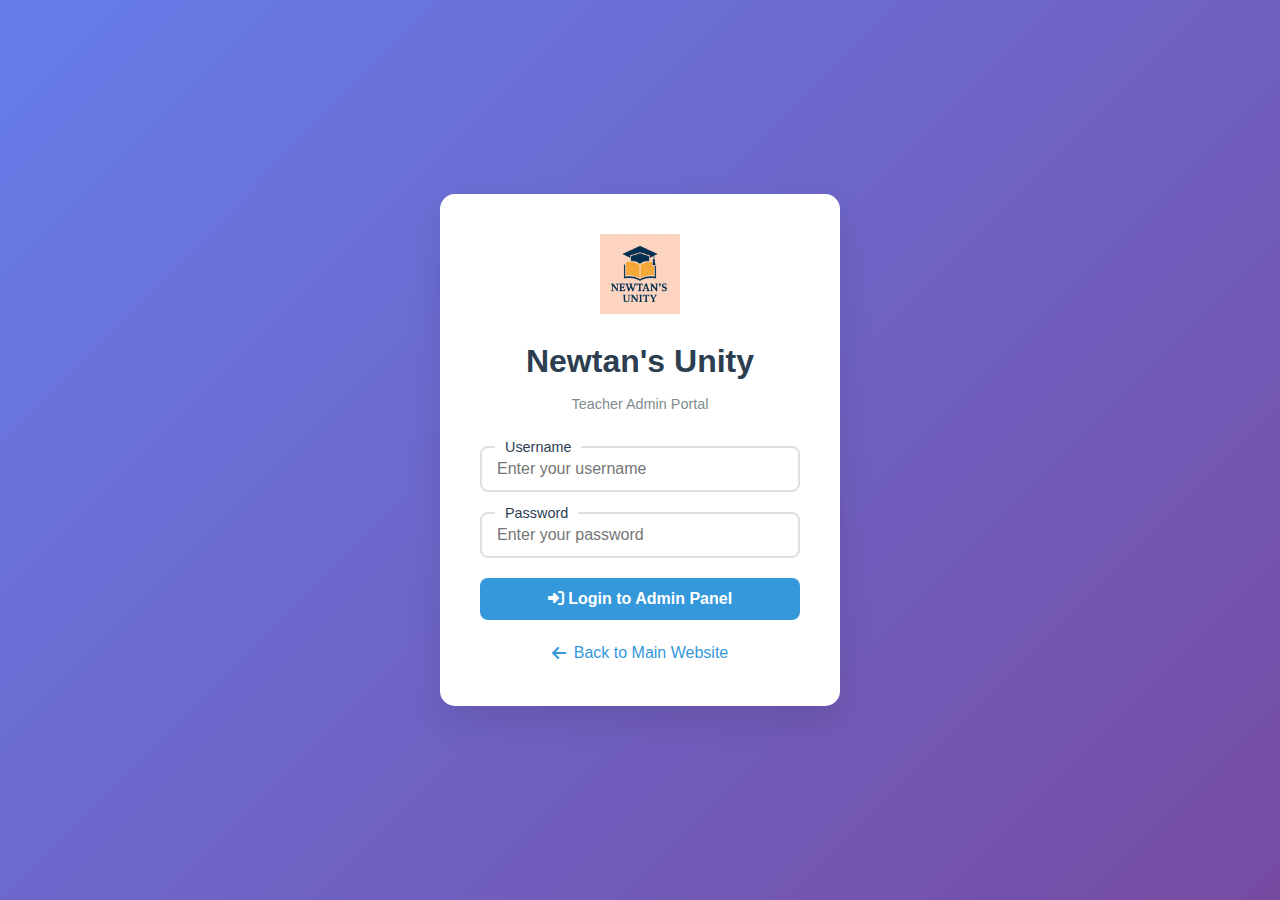
<file: login.html>
<!DOCTYPE html>
<html lang="en">
<head>
    <meta charset="UTF-8">
    <meta name="viewport" content="width=device-width, initial-scale=1.0">
    <title>Teacher Login - Newtan's Unity</title>
    <link rel="stylesheet" href="https://cdnjs.cloudflare.com/ajax/libs/font-awesome/6.4.0/css/all.min.css">
    <link rel="stylesheet" href="styles.css">
    <style>
        .login-container {
            min-height: 100vh;
            display: flex;
            align-items: center;
            justify-content: center;
            background: linear-gradient(135deg, #667eea 0%, #764ba2 100%);
            padding: 20px;
        }

        .login-card {
            background: white;
            padding: 40px;
            border-radius: 15px;
            box-shadow: 0 15px 35px rgba(0,0,0,0.1);
            width: 100%;
            max-width: 400px;
            text-align: center;
        }

        .login-logo {
            margin-bottom: 30px;
        }

        .login-logo img {
            width: 80px;
            height: auto;
            margin-bottom: 15px;
        }

        .login-logo h1 {
            color: #2c3e50;
            margin-bottom: 5px;
        }

        .login-logo p {
            color: #7f8c8d;
            font-size: 0.9rem;
        }

        .login-form .form-group {
            margin-bottom: 20px;
            text-align: left;
        }

        .login-form label {
            display: block;
            margin-bottom: 8px;
            color: #2c3e50;
            font-weight: 500;
        }

        .login-form input {
            width: 100%;
            padding: 12px 15px;
            border: 2px solid #e0e0e0;
            border-radius: 8px;
            font-size: 1rem;
            transition: all 0.3s;
        }

        .login-form input:focus {
            border-color: #3498db;
            outline: none;
            box-shadow: 0 0 0 3px rgba(52, 152, 219, 0.1);
        }

        .login-btn {
            width: 100%;
            padding: 12px;
            background: #3498db;
            color: white;
            border: none;
            border-radius: 8px;
            font-size: 1rem;
            font-weight: 600;
            cursor: pointer;
            transition: all 0.3s;
        }

        .login-btn:hover {
            background: #2980b9;
            transform: translateY(-2px);
        }

        .back-to-home {
            margin-top: 20px;
        }

        .back-to-home a {
            color: #3498db;
            text-decoration: none;
            display: inline-flex;
            align-items: center;
            gap: 8px;
        }

        .back-to-home a:hover {
            text-decoration: underline;
        }

        .error-message {
            color: #e74c3c;
            margin-top: 10px;
            font-size: 0.9rem;
            display: none;
        }
    </style>
</head>
<body>
    <div class="login-container">
        <div class="login-card">
            <div class="login-logo">
                <img src="image.png" alt="Newtan's Unity Logo">
                <h1>Newtan's Unity</h1>
                <p>Teacher Admin Portal</p>
            </div>

            <form id="teacherLoginForm" class="login-form">
                <div class="form-group">
                    <label for="username">Username</label>
                    <input type="text" id="username" name="username" required placeholder="Enter your username">
                </div>

                <div class="form-group">
                    <label for="password">Password</label>
                    <input type="password" id="password" name="password" required placeholder="Enter your password">
                </div>

                <div id="errorMessage" class="error-message">
                    Invalid username or password
                </div>

                <button type="submit" class="login-btn">
                    <i class="fas fa-sign-in-alt"></i> Login to Admin Panel
                </button>

                <div class="back-to-home">
                    <a href="index.html">
                        <i class="fas fa-arrow-left"></i> Back to Main Website
                    </a>
                </div>
            </form>
        </div>
    </div>

    <script>
        document.getElementById('teacherLoginForm').addEventListener('submit', function(e) {
            e.preventDefault();
            
            const username = document.getElementById('username').value;
            const password = document.getElementById('password').value;
            const errorMessage = document.getElementById('errorMessage');
            
            // Simple authentication (replace with secure authentication in production)
            if (username === 'teacher' && password === 'newtan123') {
                // Store login status in localStorage
                localStorage.setItem('teacherLoggedIn', 'true');
                localStorage.setItem('loginTime', new Date().getTime());
                
                // Redirect to admin panel
                window.location.href = 'admin.html';
            } else {
                errorMessage.style.display = 'block';
                setTimeout(() => {
                    errorMessage.style.display = 'none';
                }, 3000);
            }
        });

        // Check if already logged in
        if (localStorage.getItem('teacherLoggedIn') === 'true') {
            window.location.href = 'admin.html';
        }
    </script>
</body>
</html>
</file>
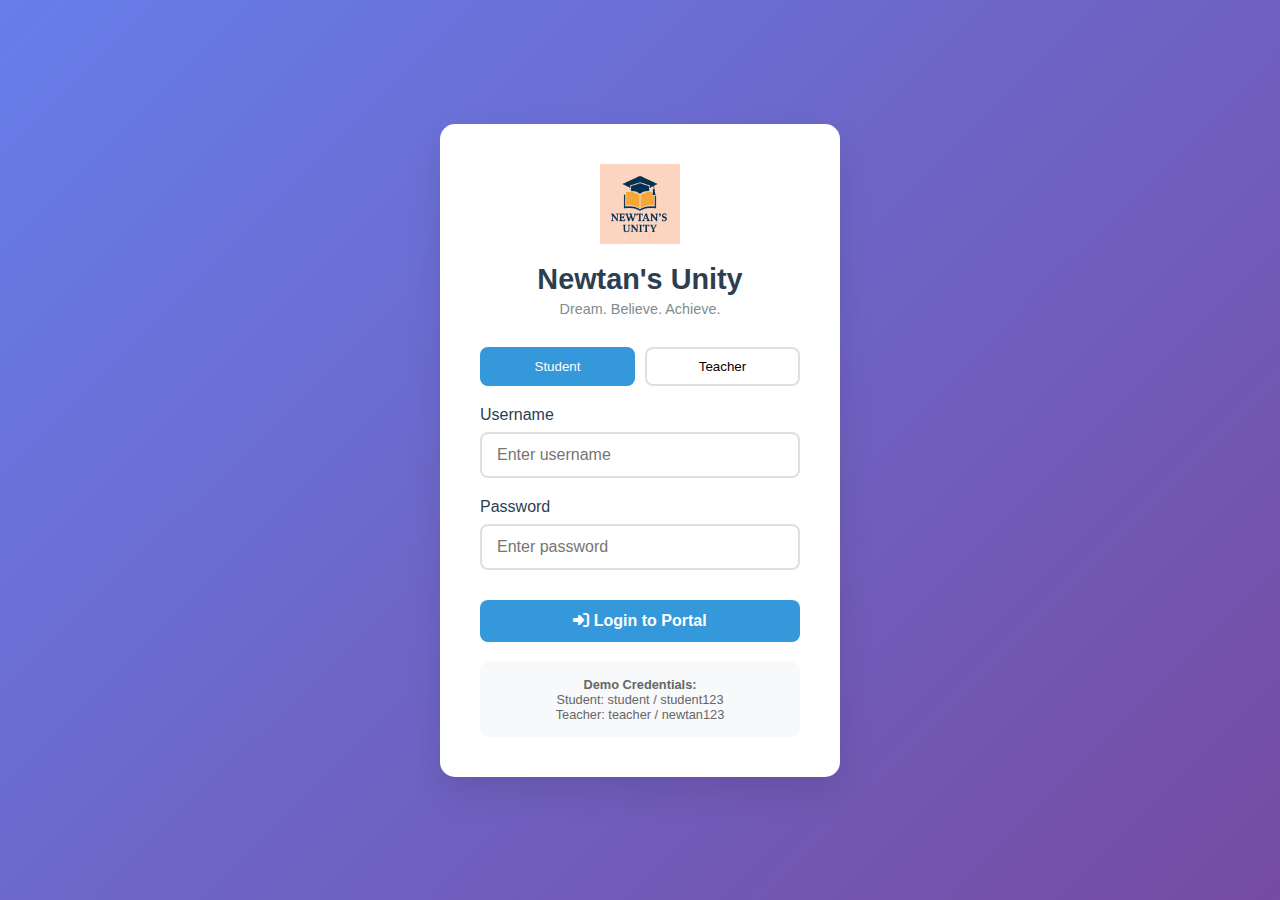
<file: main.html>
<!DOCTYPE html>
<html lang="en">
<head>
    <meta charset="UTF-8">
    <meta name="viewport" content="width=device-width, initial-scale=1.0">
    <title>Newtan's Unity</title>
    <link rel="stylesheet" href="https://cdnjs.cloudflare.com/ajax/libs/font-awesome/6.4.0/css/all.min.css">
    <link rel="stylesheet" href="styles.css">
</head>
<body>
    <!-- Header with Logo -->
    <header class="header">
    <div class="container">
        <div class="logo-container">
            <img src="image.png" alt="Geography Master Logo" class="logo-img">
            <div class="logo-text">
                <h1 class="logo-main">Newtan's Unity</h1>
                <p class="logo-sub">Dream. Believe. Achieve.</p>
            </div>
        </div>
        
        <!-- Mobile Menu Button -->
        <button class="mobile-menu-toggle" aria-label="Toggle navigation">
            <span class="menu-icon"></span>
            <span class="menu-icon"></span>
            <span class="menu-icon"></span>
        </button>
        
        <nav class="nav">
            <ul>
                <li><a href="#home">Home</a></li>
                <li><a href="#notes">Notes</a></li>
                <li><a href="#practical">Practical</a></li>
                <!-- <li><a href="#payment">Payment</a></li> -->
                <li><a href="#question-pattern">Question Papers</a></li>
                <li><a href="#about">About</a></li>
                <li><a href="#contact">Contact</a></li>
            </ul>
        </nav>
    </div>
</header>

    <!-- Main Content -->
    <main>
        <!-- Home Section -->
    <section id="home" class="section active">
        <div class="container">
            <div class="hero">
                <div class="hero-content">
                    <h1><span>Newtan's Unity</span></h1>
                    <p class="hero-subtitle">Unlock your academic potential</p>
                    <p class="hero-text">"Education is the most powerful weapon which you can use to change the world." - Nelson Mandela</p>
                    
                    <div class="hero-cta">
                        <a href="#contact" class="btn btn-primary">Enroll Now</a>
                        <a href="#about" class="btn btn-outline">Learn More</a>
                    </div>
                </div>
                
                <div class="hero-bg-text">
                    <p>Geography</p>
                    <p>Mastery</p>
                    <p>Success</p>
                </div>
                
                <div class="hero-stats">
                    <div class="stat-item">
                        <span class="stat-number">98%</span>
                        <span class="stat-label">Success Rate</span>
                    </div>
                    <div class="stat-item">
                        <span class="stat-number">20+</span>
                        <span class="stat-label">Years Experience</span>
                    </div>
                    <div class="stat-item">
                        <span class="stat-number">2000+</span>
                        <span class="stat-label">Students Trained</span>
                    </div>
                </div>
            </div>

            <!-- My Published Books Section -->
            <div class="books-section">
                <h2>My Published Books</h2>
                <div class="books-container">
                    <div class="book-card">
                        <img src="Book1.png" alt="Paribesh Bhugol Cover">
                        <div class="book-info">
                            <h3>Paribesh Bhugol (Bengali Version)</h3>
                            <p>A comprehensive guide to environmental geography</p>
                            <a href="https://www.flipkart.com/paribesh-bhugol-bengali-version/p/itm9d1c7a65d28ad" class="btn btn-primary" target="_blank">Get This Book</a>
                        </div>
                    </div>
                    
                    <div class="book-card">
                        <img src="Book2.png" alt="Region and Regional Development Cover">
                        <div class="book-info">
                            <h3>Region and Regional Development (Bengali Version)</h3>
                            <p>Exploring regional planning and development strategies</p>
                            <a href="https://www.flipkart.com/anchal-ebong-anchalik-unnayan-region-regional-development/p/itmb35d13c9b6078?pid=RBKG8Z8HCNYKHAPG&lid=LSTRBKG8Z8HCNYKHAPGJFAYJG&marketplace=FLIPKART&q=Region+and+Regional+Development&store=bks&srno=s_1_3&otracker=search&otracker1=search&fm=organic&iid=39ccb7d1-5d80-40a2-8908-f627409a402c.RBKG8Z8HCNYKHAPG.SEARCH&ppt=pp&ppn=pp&ssid=bsufmakgwg0000001747276058264&qH=6fb1d15e79f50046" class="btn btn-primary" target="_blank">Get This Book</a>
                        </div>
                    </div>
                    
                    <div class="book-card">
                        <img src="Book3.png" alt="Geography Essentials Cover">
                        <div class="book-info">
                            <h3>Sanksipta Prasnottare Sammanik Bhugol Sahaj Patha</h3>
                            <p>Key topics simplified for exam success</p>
                            <a href="https://www.flipkart.com/sanksipta-prasnottare-sammanik-bhugol-sahaj-patha-semester-1-newton-mandal/p/itm22572aa5715c5" class="btn btn-primary" target="_blank">Get This Book</a>
                        </div>
                    </div>
                </div>
            </div>
        </div>
    </section>
        <!-- Notes Section -->
        <section id="notes" class="section">
            <div class="container">
                <h2 class="section-title">Geography <span>Notes</span></h2>
                <div class="notes-grid" id="notesContainer">
                    <!-- Notes will be loaded by JavaScript -->
                </div>
            </div>
        </section>

        <!-- Practical Section -->
        <section id="practical" class="section">
        <div class="container">
            <h2 class="section-title">Geography <span>Practical</span></h2>
            <p class="section-subtitle">Essential skills for geographical analysis</p>
            
            <div class="practical-container">
                <div class="practical-intro">
                    <h3>Core Practical Geography Skills</h3>
                    <p>Master these fundamental geographical techniques that form the basis of spatial analysis and interpretation across all geography disciplines.</p>
                </div>
                
                <div class="practical-content">
                    <div class="practical-card">
                        <div class="practical-icon">
                            <i class="fas fa-ruler-combined"></i>
                        </div>
                        <h3>Scale</h3>
                        <ul>
                            <li>Understanding map scales</li>
                            <li>Scale conversion techniques</li>
                            <li>Measuring distances</li>
                            <li>Area calculation methods</li>
                            <li>Representative Fraction practice</li>
                        </ul>
                    </div>
                    
                    <div class="practical-card">
                        <div class="practical-icon">
                            <i class="fas fa-map-marked-alt"></i>
                        </div>
                        <h3>Cartography</h3>
                        <ul>
                            <li>Map projection principles</li>
                            <li>Symbolization techniques</li>
                            <li>Thematic mapping</li>
                            <li>Topographic interpretation</li>
                            <li>Map design essentials</li>
                        </ul>
                    </div>
                    
                    <div class="practical-card">
                        <div class="practical-icon">
                            <i class="fas fa-chart-bar"></i>
                        </div>
                        <h3>Statistics</h3>
                        <ul>
                            <li>Data collection methods</li>
                            <li>Statistical analysis techniques</li>
                            <li>Graphical representation</li>
                            <li>Trend analysis</li>
                            <li>Spatial statistics</li>
                        </ul>
                    </div>
                    
                    <div class="practical-card">
                        <div class="practical-icon">
                            <i class="fas fa-satellite-dish"></i>
                        </div>
                        <h3>RS and GIS</h3>
                        <ul>
                            <li>Remote sensing basics</li>
                            <li>Image interpretation</li>
                            <li>GIS data layers</li>
                            <li>Spatial analysis</li>
                            <li>Geodatabase concepts</li>
                        </ul>
                    </div>
                </div>
            </div>
        </div>
    </section>
        <!-- Question Pattern Section -->
        <section id="question-pattern" class="section">
    <div class="container">
        <h2 class="section-title">Geography <span>Question Papers</span></h2>
        <p class="section-subtitle">Download Previous Year Papers & Model Papers</p>
        
        <div class="exam-tabs">
            <button class="exam-tab active" data-tab="school">School Level</button>
            <button class="exam-tab" data-tab="university">University Level</button>
        </div>
        
        <!-- School Level Papers (10th, 11th, 12th) -->
        <div class="exam-content active" id="school-exams">
            <div class="grade-selector">
                <button class="grade-btn active" data-grade="10">Class 10</button>
                <button class="grade-btn" data-grade="11">Class 11</button>
                <button class="grade-btn" data-grade="12">Class 12</button>
            </div>
            
            <!-- Class 10 Papers -->
            <div class="grade-papers active" data-grade="10">
                <h3 class="paper-heading">
                    <i class="fas fa-book-open"></i> West Bengal Madhyamik (Class 10) Geography Papers
                </h3>
                
                <div class="paper-card">
                    <div class="paper-info">
                        <span class="paper-year">2023</span>
                        <h4>Madhyamik Final Examination</h4>
                        <p class="paper-meta">
                            <span><i class="fas fa-calendar-alt"></i> March 2023</span>
                            <span><i class="fas fa-file-pdf"></i> Geography Paper I (A)</span>
                            <span><i class="fas fa-tag"></i> 90 Marks</span>
                        </p>
                    </div>
                    <div class="paper-download">
                        <a href="#" class="download-btn">
                            <i class="fas fa-download"></i> Download
                            <span>(PDF, 2.4MB)</span>
                        </a>
                        <a href="#" class="preview-btn">
                            <i class="fas fa-eye"></i> Preview
                        </a>
                    </div>
                </div>
                
                <div class="paper-card">
                    <div class="paper-info">
                        <span class="paper-year">2022</span>
                        <h4>Madhyamik Final Examination</h4>
                        <p class="paper-meta">
                            <span><i class="fas fa-calendar-alt"></i> March 2022</span>
                            <span><i class="fas fa-file-pdf"></i> Geography Paper I (B)</span>
                            <span><i class="fas fa-tag"></i> 90 Marks</span>
                        </p>
                    </div>
                    <div class="paper-download">
                        <a href="#" class="download-btn">
                            <i class="fas fa-download"></i> Download
                            <span>(PDF, 1.8MB)</span>
                        </a>
                        <a href="#" class="preview-btn">
                            <i class="fas fa-eye"></i> Preview
                        </a>
                    </div>
                </div>
                
                <!-- More Class 10 papers can be added here -->
            </div>
            
            <!-- Class 11 Papers (hidden by default) -->
            <div class="grade-papers" data-grade="11">
                <h3 class="paper-heading">
                    <i class="fas fa-book-open"></i> Higher Secondary (Class 11) Geography Papers
                </h3>
                
                <div class="paper-card">
                    <div class="paper-info">
                        <span class="paper-year">2023</span>
                        <h4>Annual Examination</h4>
                        <p class="paper-meta">
                            <span><i class="fas fa-calendar-alt"></i> March 2023</span>
                            <span><i class="fas fa-file-pdf"></i> Geography Theory</span>
                            <span><i class="fas fa-tag"></i> 70 Marks</span>
                        </p>
                    </div>
                    <div class="paper-download">
                        <a href="#" class="download-btn">
                            <i class="fas fa-download"></i> Download
                            <span>(PDF, 1.9MB)</span>
                        </a>
                        <a href="#" class="preview-btn">
                            <i class="fas fa-eye"></i> Preview
                        </a>
                    </div>
                </div>
                
                <div class="paper-card">
                    <div class="paper-info">
                        <span class="paper-year">2023</span>
                        <h4>Annual Examination</h4>
                        <p class="paper-meta">
                            <span><i class="fas fa-calendar-alt"></i> March 2023</span>
                            <span><i class="fas fa-file-pdf"></i> Geography Practical</span>
                            <span><i class="fas fa-tag"></i> 30 Marks</span>
                        </p>
                    </div>
                    <div class="paper-download">
                        <a href="#" class="download-btn">
                            <i class="fas fa-download"></i> Download
                            <span>(PDF, 1.6MB)</span>
                        </a>
                        <a href="#" class="preview-btn">
                            <i class="fas fa-eye"></i> Preview
                        </a>
                    </div>
                </div>
            </div>
            
            <!-- Class 12 Papers (hidden by default) -->
            <div class="grade-papers" data-grade="12">
                <h3 class="paper-heading">
                    <i class="fas fa-book-open"></i> Higher Secondary (Class 12) Geography Papers
                </h3>
                
                <div class="paper-card">
                    <div class="paper-info">
                        <span class="paper-year">2023</span>
                        <h4>Board Examination</h4>
                        <p class="paper-meta">
                            <span><i class="fas fa-calendar-alt"></i> March 2023</span>
                            <span><i class="fas fa-file-pdf"></i> Geography Theory</span>
                            <span><i class="fas fa-tag"></i> 70 Marks</span>
                        </p>
                    </div>
                    <div class="paper-download">
                        <a href="#" class="download-btn">
                            <i class="fas fa-download"></i> Download
                            <span>(PDF, 2.2MB)</span>
                        </a>
                        <a href="#" class="preview-btn">
                            <i class="fas fa-eye"></i> Preview
                        </a>
                    </div>
                </div>
                
                <div class="paper-card">
                    <div class="paper-info">
                        <span class="paper-year">2023</span>
                        <h4>Board Examination</h4>
                        <p class="paper-meta">
                            <span><i class="fas fa-calendar-alt"></i> March 2023</span>
                            <span><i class="fas fa-file-pdf"></i> Geography Practical</span>
                            <span><i class="fas fa-tag"></i> 30 Marks</span>
                        </p>
                    </div>
                    <div class="paper-download">
                        <a href="#" class="download-btn">
                            <i class="fas fa-download"></i> Download
                            <span>(PDF, 1.8MB)</span>
                        </a>
                        <a href="#" class="preview-btn">
                            <i class="fas fa-eye"></i> Preview
                        </a>
                    </div>
                </div>
            </div>
        </div>
        
        <!-- University Level Papers (Semester 1-8) -->
        <div class="exam-content" id="university-exams">
            <div class="semester-selector">
                <button class="semester-btn active" data-sem="1">Semester 1</button>
                <button class="semester-btn" data-sem="2">Semester 2</button>
                <button class="semester-btn" data-sem="3">Semester 3</button>
                <button class="semester-btn" data-sem="4">Semester 4</button>
                <button class="semester-btn" data-sem="5">Semester 5</button>
                <button class="semester-btn" data-sem="6">Semester 6</button>
                <button class="semester-btn" data-sem="7">Semester 7</button>
                <button class="semester-btn" data-sem="8">Semester 8</button>
            </div>
            
            <!-- Semester 1 Papers -->
            <div class="semester-papers active" data-sem="1">
                <h3 class="paper-heading">
                    <i class="fas fa-university"></i> B.A/B.Sc Geography Semester 1 Papers
                </h3>
                
                <div class="paper-card">
                    <div class="paper-info">
                        <span class="paper-year">2023</span>
                        <h4>Physical Geography - I</h4>
                        <p class="paper-meta">
                            <span><i class="fas fa-calendar-alt"></i> November 2023</span>
                            <span><i class="fas fa-file-pdf"></i> Core Paper GEO-101</span>
                            <span><i class="fas fa-tag"></i> 100 Marks</span>
                        </p>
                    </div>
                    <div class="paper-download">
                        <a href="#" class="download-btn">
                            <i class="fas fa-download"></i> Download
                            <span>(PDF, 3.1MB)</span>
                        </a>
                        <a href="#" class="preview-btn">
                            <i class="fas fa-eye"></i> Preview
                        </a>
                    </div>
                </div>
                
                <div class="paper-card">
                    <div class="paper-info">
                        <span class="paper-year">2023</span>
                        <h4>Geomorphology</h4>
                        <p class="paper-meta">
                            <span><i class="fas fa-calendar-alt"></i> November 2023</span>
                            <span><i class="fas fa-file-pdf"></i> Core Paper GEO-102</span>
                            <span><i class="fas fa-tag"></i> 100 Marks</span>
                        </p>
                    </div>
                    <div class="paper-download">
                        <a href="#" class="download-btn">
                            <i class="fas fa-download"></i> Download
                            <span>(PDF, 2.7MB)</span>
                        </a>
                        <a href="#" class="preview-btn">
                            <i class="fas fa-eye"></i> Preview
                        </a>
                    </div>
                </div>
            </div>
            
            <!-- Semester 2 Papers -->
            <div class="semester-papers" data-sem="2">
                <h3 class="paper-heading">
                    <i class="fas fa-university"></i> B.A/B.Sc Geography Semester 2 Papers
                </h3>
                
                <div class="paper-card">
                    <div class="paper-info">
                        <span class="paper-year">2023</span>
                        <h4>Human Geography</h4>
                        <p class="paper-meta">
                            <span><i class="fas fa-calendar-alt"></i> May 2023</span>
                            <span><i class="fas fa-file-pdf"></i> Core Paper GEO-201</span>
                            <span><i class="fas fa-tag"></i> 100 Marks</span>
                        </p>
                    </div>
                    <div class="paper-download">
                        <a href="#" class="download-btn">
                            <i class="fas fa-download"></i> Download
                            <span>(PDF, 2.8MB)</span>
                        </a>
                        <a href="#" class="preview-btn">
                            <i class="fas fa-eye"></i> Preview
                        </a>
                    </div>
                </div>
            </div>
            
            <!-- Semester 3 Papers -->
            <div class="semester-papers" data-sem="3">
                <h3 class="paper-heading">
                    <i class="fas fa-university"></i> B.A/B.Sc Geography Semester 3 Papers
                </h3>
                
                <div class="paper-card">
                    <div class="paper-info">
                        <span class="paper-year">2023</span>
                        <h4>Climatology</h4>
                        <p class="paper-meta">
                            <span><i class="fas fa-calendar-alt"></i> November 2023</span>
                            <span><i class="fas fa-file-pdf"></i> Core Paper GEO-301</span>
                            <span><i class="fas fa-tag"></i> 100 Marks</span>
                        </p>
                    </div>
                    <div class="paper-download">
                        <a href="#" class="download-btn">
                            <i class="fas fa-download"></i> Download
                            <span>(PDF, 3.0MB)</span>
                        </a>
                        <a href="#" class="preview-btn">
                            <i class="fas fa-eye"></i> Preview
                        </a>
                    </div>
                </div>
            </div>
            
            <!-- Semester 4 Papers -->
            <div class="semester-papers" data-sem="4">
                <h3 class="paper-heading">
                    <i class="fas fa-university"></i> B.A/B.Sc Geography Semester 4 Papers
                </h3>
                
                <div class="paper-card">
                    <div class="paper-info">
                        <span class="paper-year">2023</span>
                        <h4>Economic Geography</h4>
                        <p class="paper-meta">
                            <span><i class="fas fa-calendar-alt"></i> May 2023</span>
                            <span><i class="fas fa-file-pdf"></i> Core Paper GEO-401</span>
                            <span><i class="fas fa-tag"></i> 100 Marks</span>
                        </p>
                    </div>
                    <div class="paper-download">
                        <a href="#" class="download-btn">
                            <i class="fas fa-download"></i> Download
                            <span>(PDF, 2.5MB)</span>
                        </a>
                        <a href="#" class="preview-btn">
                            <i class="fas fa-eye"></i> Preview
                        </a>
                    </div>
                </div>
            </div>
            
            <!-- Semester 5 Papers -->
            <div class="semester-papers" data-sem="5">
                <h3 class="paper-heading">
                    <i class="fas fa-university"></i> B.A/B.Sc Geography Semester 5 Papers
                </h3>
                
                <div class="paper-card">
                    <div class="paper-info">
                        <span class="paper-year">2022</span>
                        <h4>Regional Planning</h4>
                        <p class="paper-meta">
                            <span><i class="fas fa-calendar-alt"></i> November 2022</span>
                            <span><i class="fas fa-file-pdf"></i> Core Paper GEO-501</span>
                            <span><i class="fas fa-tag"></i> 100 Marks</span>
                        </p>
                    </div>
                    <div class="paper-download">
                        <a href="#" class="download-btn">
                            <i class="fas fa-download"></i> Download
                            <span>(PDF, 2.9MB)</span>
                        </a>
                        <a href="#" class="preview-btn">
                            <i class="fas fa-eye"></i> Preview
                        </a>
                    </div>
                </div>
            </div>
            
            <!-- Semester 6 Papers -->
            <div class="semester-papers" data-sem="6">
                <h3 class="paper-heading">
                    <i class="fas fa-university"></i> B.A/B.Sc Geography Semester 6 Papers
                </h3>
                
                <div class="paper-card">
                    <div class="paper-info">
                        <span class="paper-year">2022</span>
                        <h4>Environmental Geography</h4>
                        <p class="paper-meta">
                            <span><i class="fas fa-calendar-alt"></i> May 2022</span>
                            <span><i class="fas fa-file-pdf"></i> Core Paper GEO-601</span>
                            <span><i class="fas fa-tag"></i> 100 Marks</span>
                        </p>
                    </div>
                    <div class="paper-download">
                        <a href="#" class="download-btn">
                            <i class="fas fa-download"></i> Download
                            <span>(PDF, 2.6MB)</span>
                        </a>
                        <a href="#" class="preview-btn">
                            <i class="fas fa-eye"></i> Preview
                        </a>
                    </div>
                </div>
            </div>
            
            <!-- Semester 7 Papers -->
            <div class="semester-papers" data-sem="7">
                <h3 class="paper-heading">
                    <i class="fas fa-university"></i> M.A/M.Sc Geography Semester 7 Papers
                </h3>
                
                <div class="paper-card">
                    <div class="paper-info">
                        <span class="paper-year">2022</span>
                        <h4>Advanced GIS</h4>
                        <p class="paper-meta">
                            <span><i class="fas fa-calendar-alt"></i> November 2022</span>
                            <span><i class="fas fa-file-pdf"></i> Core Paper GEO-701</span>
                            <span><i class="fas fa-tag"></i> 100 Marks</span>
                        </p>
                    </div>
                    <div class="paper-download">
                        <a href="#" class="download-btn">
                            <i class="fas fa-download"></i> Download
                            <span>(PDF, 3.2MB)</span>
                        </a>
                        <a href="#" class="preview-btn">
                            <i class="fas fa-eye"></i> Preview
                        </a>
                    </div>
                </div>
            </div>
            
            <!-- Semester 8 Papers -->
            <div class="semester-papers" data-sem="8">
                <h3 class="paper-heading">
                    <i class="fas fa-university"></i> M.A/M.Sc Geography Semester 8 Papers
                </h3>
                
                <div class="paper-card">
                    <div class="paper-info">
                        <span class="paper-year">2022</span>
                        <h4>Research Methodology</h4>
                        <p class="paper-meta">
                            <span><i class="fas fa-calendar-alt"></i> May 2022</span>
                            <span><i class="fas fa-file-pdf"></i> Core Paper GEO-801</span>
                            <span><i class="fas fa-tag"></i> 100 Marks</span>
                        </p>
                    </div>
                    <div class="paper-download">
                        <a href="#" class="download-btn">
                            <i class="fas fa-download"></i> Download
                            <span>(PDF, 2.7MB)</span>
                        </a>
                        <a href="#" class="preview-btn">
                            <i class="fas fa-eye"></i> Preview
                        </a>
                    </div>
                </div>
            </div>
        </div>
        
        <div class="exam-notes">
            <div class="note-box">
                <i class="fas fa-info-circle"></i>
                <p>All question papers are in PDF format. You'll need Adobe Acrobat Reader to view these files.</p>
            </div>
            <div class="note-box">
                <i class="fas fa-clock"></i>
                <p>Papers from last 5 years are available. Older papers available on request.</p>
            </div>
        </div>
    </div>
</section>

        <!-- About Section with Profile -->
        <section id="about" class="section">
            <div class="container">
                <h2 class="section-title">About <span>Me</span></h2>
                <div class="profile-section">
                    <div class="profile-photo">
                        <img src="image copy.png" alt="Geography Teacher">
                        <div class="profile-social">
                            <a href="#"><i class="fab fa-instagram"></i></a>
                            <a href="#"><i class="fab fa-facebook"></i></a>
                            <a href="#"><i class="fab fa-whatsapp"></i></a>
                        </div>
                    </div>
                    <div class="profile-info">
                        <h3>Mr. Newtan Mandal</h3>
                        <p class="profile-title">Senior Geography Educator</p>
                        <div class="profile-bio">
                            <p>Hello! I’m Newtan Mandal, a dedicated educator with over 20 years of teaching experience in the field of Geography and Education. I currently serve as a teacher at Madhurkul High School, where I’ve been proudly working since 2013, nurturing young minds with a passion for learning and critical thinking.</p>
                            <p>My teaching journey began in 2007 as a Geography teacher, and since then, I have consistently strived to make the subject engaging, relevant, and inspiring for my students.</p>
                            <p>I hold a Master’s degree (M.A) in both Geography and Education, and I am NET-SET qualified, ensuring a strong academic foundation to guide my teaching practice.</p>
                            <p>Alongside my classroom work, I have authored several academic resources to support students and fellow educators. Some of my published works include:</p>
                            <p>📘 Paribesh Bhugol (Bengali Version).</p>
                            <p>📗 Region and Regional Development (Bengali Version).</p>
                            <p>I believe education is the key to unlocking dreams and transforming lives. Through consistent dedication and a love for teaching, I aim to create a learning environment where every student feels empowered to reach their fullest potential.</p>
                           
                        </div>
                        <div class="profile-stats">
                            <div class="stat-item">
                                <span>20+</span>
                                <p>Years Experience</p>
                            </div>
                            <div class="stat-item">
                                <span>2000+</span>
                                <p>Students Taught</p>
                            </div>
                            <div class="stat-item">
                                <span>150+</span>
                                <p>Toppers</p>
                            </div>
                        </div>
                    </div>
                </div>
            </div>
        </section>

        <!-- Contact Section -->
                <!-- Contact Section -->
         <section id="contact" class="section">
    <div class="container">
        <h2 class="section-title">Get In <span>Touch</span></h2>
        <p class="section-subtitle">We'd love to hear from you! Reach out for any inquiries or feedback.</p>
        
        <div class="contact-content">
            <!-- Contact Information -->
            <div class="contact-info">
                <div class="contact-card">
                    <div class="contact-icon">
                        <i class="fas fa-map-marker-alt"></i>
                    </div>
                    <div class="contact-details">
                        <h3>Our Location</h3>
                        <p>Karimpur<br>Karimpur, Nadia, 741152</p>
                    </div>
                </div>
                
                <div class="contact-card">
                    <div class="contact-icon">
                        <i class="fas fa-phone-alt"></i>
                    </div>
                    <div class="contact-details">
                        <h3>Phone Number</h3>
                        <p>+91 9775911857<br>+91 0000000000 (WhatsApp)</p>
                    </div>
                </div>
                
                <div class="contact-card">
                    <div class="contact-icon">
                        <i class="fas fa-envelope"></i>
                    </div>
                    <div class="contact-details">
                        <h3>Email Address</h3>
                        <p>mandalnewtan1985@gmail.com<br>support@geographymaster.com</p>
                    </div>
                </div>
                
                <div class="contact-hours">
                    <h3>Working Hours</h3>
                    <p>Monday - Friday: 9AM - 6PM<br>Saturday: 10AM - 4PM<br>Sunday: Closed</p>
                </div>
                
                <div class="contact-social">
                    <h3>Follow Us</h3>
                    <div class="social-links">
                        <a href="#" class="social-link facebook">
                            <i class="fab fa-facebook-f"></i>
                        </a>
                        <a href="#" class="social-link instagram">
                            <i class="fab fa-instagram"></i>
                        </a>
                        <a href="#" class="social-link youtube">
                            <i class="fab fa-youtube"></i>
                        </a>
                        <a href="#" class="social-link whatsapp">
                            <i class="fab fa-whatsapp"></i>
                        </a>
                    </div>
                </div>
            </div>
            
            <!-- Contact Form -->
            <form id="contactForm" class="contact-form">
                <div class="form-group">
                    <input type="text" id="name" name="name" placeholder="Your Name" required>
                    <label for="name">Full Name</label>
                </div>
                
                <div class="form-group">
                    <input type="email" id="email" name="email" placeholder="Your Email" required>
                    <label for="email">Email Address</label>
                </div>
                
                <div class="form-group">
                    <input type="tel" id="phone" name="phone" placeholder="Phone Number">
                    <label for="phone">Phone (Optional)</label>
                </div>
                
                <div class="form-group">
                    <select id="subject" name="subject" required>
                        <option value="" disabled selected>Select a subject</option>
                        <option value="admission">Admission Inquiry</option>
                        <option value="payment">Payment Related</option>
                        <option value="notes">Study Material</option>
                        <option value="feedback">Feedback</option>
                        <option value="other">Other</option>
                    </select>
                    <label for="subject">Subject</label>
                </div>
                
                <div class="form-group">
                    <textarea id="message" name="message" placeholder="Your Message" rows="5" required></textarea>
                    <label for="message">Your Message</label>
                </div>
                
                <div class="form-footer">
                    <button type="submit" class="submit-btn">
                        <span>Send Message</span>
                        <i class="fas fa-paper-plane"></i>
                    </button>
                    <p class="form-note">We'll respond within 24 hours</p>
                </div>
            </form>
        </div>
    </div>
</section>
   

    <!-- Footer -->
    <footer class="footer">
        <div class="container">
            <div class="footer-content">
                <div class="footer-logo">
                    <img src="image.png" alt="Geography Master Logo">
                    <h3>Newtan's Unity</h3>
                    <p>Dream. Believe. Achieve.</p>
                </div>
               <div class="footer-links">
                        <h4>Quick Links</h4>
                        <ul>
                            <li><a href="#home">Home</a></li>
                            <li><a href="#notes">Notes</a></li>
                            <li><a href="#practical">Practical</a></li> <!-- Add this line -->
                            <li><a href="#question-pattern">Question Papers</a></li>
                            <li><a href="#about">About</a></li>
                            <li><a href="#contact">Contact</a></li>
                        </ul>
                    </div>
                <div class="footer-contact">
                    <h4>Contact</h4>
                    <p><i class="fas fa-phone"></i> +91 9775911857</p>
                    <p><i class="fas fa-envelope"></i> mandalnewtan1985@gmail.com</p>
                </div>
            </div>
            <div class="footer-bottom">
                <p>&copy; <span id="currentYear"></span> Newtan's Unity. All rights reserved.</p>
            </div>
        </div>
    </footer>

    <script src="script.js"></script>
    <script>
    // Check if user is logged in
    if (localStorage.getItem('isLoggedIn') !== 'true' || localStorage.getItem('userType') !== 'student') {
        window.location.href = 'index.html';
    }

    // Add logout button to navigation
    document.addEventListener('DOMContentLoaded', function() {
        const nav = document.querySelector('.nav ul');
        if (nav) {
            const logoutItem = document.createElement('li');
            logoutItem.innerHTML = `
                <a href="#" onclick="logout()" class="logout-link">
                    <i class="fas fa-sign-out-alt"></i> Logout
                </a>
            `;
            nav.appendChild(logoutItem);
        }
    });

    function logout() {
        localStorage.removeItem('isLoggedIn');
        localStorage.removeItem('userType');
        localStorage.removeItem('loginTime');
        window.location.href = 'index.html';
    }
</script>
<script>
/*
  Unified auth helper for main.html
  - Prevents unconditional redirect that blocked notes from showing
  - Migrates older admin keys ('isLoggedIn' / 'userType') to the site's expected keys ('newtan_loggedIn' / 'newtan_user')
  - Adds a logout link that clears both key formats and redirects to login (index.html)
*/

// Migrate admin/session keys if present
(function migrateAuthKeys() {
    if (localStorage.getItem('isLoggedIn') === 'true') {
        localStorage.setItem('newtan_loggedIn', 'true');
    }
    const adminUser = localStorage.getItem('userType');
    if (adminUser && !localStorage.getItem('newtan_user')) {
        localStorage.setItem('newtan_user', adminUser);
    }
})();

// OPTIONAL: If you want to force-login before viewing main page, uncomment below.
// if (localStorage.getItem('newtan_loggedIn') !== 'true') {
//     window.location.href = 'index.html';
// }

// Add logout link and handler to navigation
document.addEventListener('DOMContentLoaded', function () {
    const nav = document.querySelector('.nav ul');
    if (nav && !document.querySelector('.logout-link')) {
        const li = document.createElement('li');
        li.innerHTML = `
            <a href="#" class="logout-link">
                <i class="fas fa-sign-out-alt"></i> Logout
            </a>
        `;
        nav.appendChild(li);

        li.querySelector('.logout-link').addEventListener('click', function (e) {
            e.preventDefault();
            // Clear both old and new auth keys
            localStorage.removeItem('newtan_loggedIn');
            localStorage.removeItem('newtan_user');
            localStorage.removeItem('isLoggedIn');
            localStorage.removeItem('userType');
            localStorage.removeItem('loginTime');
            // Redirect to login page
            window.location.href = 'index.html';
        });
    }

    // If notes are not visible immediately, ensure notes system initializes when logged in
    if (typeof initNotesSystem === 'function' && localStorage.getItem('newtan_loggedIn') === 'true') {
        initNotesSystem();
    } else if (typeof loadNotes === 'function') {
        // try to load notes even if no full auth flow present (useful for debugging)
        loadNotes();
    }
});
</script>
</body>
</html>
</file>
<file: newtan kaku education/styles.css>
/* Global Styles */
:root {
    --primary: #2c3e50;
    --secondary: #3498db;
    --accent: #e74c3c;
    --light: #ecf0f1;
    --dark: #2c3e50;
    --text: #333;
    --white: #fff;
    --medium-gray: #e5e7eb;
}

* {
    margin: 0;
    padding: 0;
    box-sizing: border-box;
    font-family: 'Poppins', sans-serif;
}

body {
    color: var(--text);
    line-height: 1.6;
    background-color: #f9f9f9;
    position: relative;
    overflow-x: hidden;
}

body::before {
    content: "";
    position: fixed;
    top: 0;
    left: 0;
    width: 100%;
    height: 100%;
    background-image: linear-gradient(rgba(255,255,255,0.9), rgba(255,255,255,0.9)), 
                    url('data:image/svg+xml;utf8,<svg xmlns="http://www.w3.org/2000/svg" width="100" height="100" viewBox="0 0 100 100"><text x="10" y="50" font-family="Arial" font-size="14" fill="%23e0e0e0" opacity="0.3">Geography</text></svg>');
    background-repeat: repeat;
    z-index: -1;
    opacity: 0.1;
}

.container {
    width: 90%;
    max-width: 1200px;
    margin: 0 auto;
    padding: 20px;
}

/* Header Styles */
.header {
    background-color: var(--white);
    color: var(--dark);
    padding: 15px 0;
    position: sticky;
    top: 0;
    z-index: 100;
    box-shadow: 0 2px 10px rgba(0,0,0,0.1);
}

.header .container {
    display: flex;
    justify-content: space-between;
    align-items: center;
    position: relative;
}

.logo-container {
    display: flex;
    align-items: center;
    gap: 15px;
}

.logo-img {
    height: 50px;
    width: auto;
}

.logo-text {
    line-height: 1.2;
}

.logo-main {
    font-size: 1.5rem;
    font-weight: 700;
    color: var(--primary);
    margin: 0;
}

.logo-sub {
    font-size: 0.9rem;
    color: var(--secondary);
    margin: 0;
    font-weight: 500;
}

/* Mobile Menu Toggle */
.mobile-menu-toggle {
    display: none;
    background: none;
    border: none;
    cursor: pointer;
    padding: 10px;
    z-index: 1000;
}

.menu-icon {
    display: block;
    width: 25px;
    height: 3px;
    background: var(--primary);
    margin: 5px 0;
    transition: all 0.3s ease;
}

/* Navigation */
.nav ul {
    display: flex;
    list-style: none;
}

.nav ul li {
    margin-left: 25px;
}

.nav ul li a {
    color: var(--dark);
    text-decoration: none;
    font-weight: 500;
    transition: all 0.3s;
    position: relative;
    padding: 5px 0;
}

.nav ul li a::after {
    content: '';
    position: absolute;
    width: 0;
    height: 2px;
    bottom: 0;
    left: 0;
    background-color: var(--secondary);
    transition: width 0.3s;
}

.nav ul li a:hover::after {
    width: 100%;
}

.nav ul li a:hover {
    color: var(--secondary);
}

/* Section Styles */
.section {
    padding: 80px 0;
    display: none;
}

.section.active {
    display: block;
}

.section-title {
    font-size: 2.5rem;
    margin-bottom: 40px;
    color: var(--primary);
    text-align: center;
    position: relative;
    padding-bottom: 15px;
}

.section-title span {
    color: var(--secondary);
}

.section-title::after {
    content: '';
    position: absolute;
    width: 80px;
    height: 3px;
    background: var(--secondary);
    bottom: 0;
    left: 50%;
    transform: translateX(-50%);
}

.section-subtitle {
    text-align: center;
    color: var(--text);
    margin-bottom: 50px;
    font-size: 1.1rem;
    opacity: 0.8;
}

/* Home Section */
.hero {
    text-align: center;
    padding: 80px 0 100px;
    position: relative;
    overflow: hidden;
}

.hero-content {
    position: relative;
    z-index: 2;
    max-width: 900px;
    margin: 0 auto;
}

.hero h1 {
    font-size: 3.5rem;
    margin-bottom: 15px;
    color: var(--primary);
    line-height: 1.2;
}

.hero h1 span {
    color: var(--secondary);
    position: relative;
}

.hero h1 span::after {
    content: '';
    position: absolute;
    bottom: 5px;
    left: 0;
    width: 100%;
    height: 8px;
    background-color: rgba(var(--secondary-rgb), 0.2);
    z-index: -1;
}

.hero-subtitle {
    font-size: 1.5rem;
    color: var(--dark);
    margin-bottom: 25px;
    font-weight: 500;
}

.hero-text {
    font-size: 1.2rem;
    max-width: 700px;
    margin: 0 auto 40px;
    color: var(--dark);
    font-style: italic;
    position: relative;
    padding-top: 20px;
}

.hero-text::before {
    content: '';
    position: absolute;
    top: 0;
    left: 50%;
    transform: translateX(-50%);
    width: 100px;
    height: 3px;
    background: linear-gradient(to right, var(--primary), var(--secondary));
}

.hero-cta {
    display: flex;
    justify-content: center;
    gap: 20px;
    margin-top: 40px;
}

.btn {
    padding: 12px 30px;
    border-radius: 50px;
    font-weight: 600;
    text-decoration: none;
    transition: all 0.3s ease;
}

.btn-primary {
    background-color: var(--primary);
    color: white;
    border: 2px solid var(--primary);
}

.btn-primary:hover {
    background-color: transparent;
    color: var(--primary);
}

.btn-outline {
    border: 2px solid var(--primary);
    color: var(--primary);
    background-color: transparent;
}

.btn-outline:hover {
    background-color: var(--primary);
    color: white;
}

.hero-bg-text {
    position: absolute;
    top: 50%;
    left: 50%;
    transform: translate(-50%, -50%);
    z-index: 1;
    opacity: 0.03;
    font-size: 10rem;
    font-weight: 900;
    color: var(--primary);
    text-align: center;
    width: 100%;
}

.hero-bg-text p {
    line-height: 1;
    margin: 0;
}

.hero-stats {
    display: flex;
    justify-content: center;
    gap: 40px;
    margin-top: 60px;
    position: relative;
    z-index: 2;
}

.stat-item {
    background-color: white;
    padding: 20px 30px;
    border-radius: 10px;
    box-shadow: 0 5px 15px rgba(0,0,0,0.1);
    min-width: 150px;
}

.stat-number {
    display: block;
    font-size: 2.5rem;
    font-weight: 700;
    color: var(--primary);
    line-height: 1;
    margin-bottom: 5px;
}

.stat-label {
    font-size: 1rem;
    color: var(--dark);
    font-weight: 500;
}

@media (max-width: 768px) {
    .hero h1 {
        font-size: 2.5rem;
    }
    
    .hero-subtitle {
        font-size: 1.2rem;
    }
    
    .hero-bg-text {
        font-size: 5rem;
    }
    
    .hero-cta {
        flex-direction: column;
        align-items: center;
    }
    
    .hero-stats {
        flex-direction: column;
        align-items: center;
        gap: 20px;
    }
}

/* Notes Section */
.notes-grid {
    display: grid;
    grid-template-columns: repeat(auto-fill, minmax(300px, 1fr));
    gap: 30px;
}

.note-card {
    background: var(--white);
    border-radius: 8px;
    padding: 25px;
    box-shadow: 0 5px 15px rgba(0,0,0,0.05);
    transition: all 0.3s;
    border-top: 3px solid var(--secondary);
}

.note-card:hover {
    transform: translateY(-10px);
    box-shadow: 0 10px 25px rgba(0,0,0,0.1);
}

.note-card h3 {
    margin-bottom: 10px;
    color: var(--primary);
}

.note-card .note-category {
    color: var(--secondary);
    font-weight: 500;
    font-size: 0.9rem;
    margin-bottom: 10px;
}

.note-card .note-description {
    color: var(--text);
    margin-bottom: 15px;
    font-size: 0.95rem;
}

.note-card .note-footer {
    display: flex;
    justify-content: space-between;
    align-items: center;
    margin-top: 15px;
    font-size: 0.85rem;
    color: #666;
}

.note-card .download-btn {
    display: inline-flex;
    align-items: center;
    gap: 5px;
    background: var(--secondary);
    color: var(--white);
    padding: 8px 15px;
    border-radius: 4px;
    text-decoration: none;
    transition: all 0.3s;
    border: none;
    cursor: pointer;
    font-weight: 500;
    font-size: 0.9rem;
}

.note-card .download-btn:hover {
    background: var(--primary);
}

/* Books Section */
.books-section {
    padding: 60px 0;
    text-align: center;
    background-color: var(--white);
    margin-top: 40px;
    border-radius: 10px;
    box-shadow: 0 5px 15px rgba(0,0,0,0.05);
}

.books-section h2 {
    color: var(--primary);
    margin-bottom: 40px;
    position: relative;
    display: inline-block;
}

.books-section h2::after {
    content: '';
    position: absolute;
    width: 60%;
    height: 3px;
    background: var(--secondary);
    bottom: -10px;
    left: 20%;
}

.books-container {
    display: grid;
    grid-template-columns: repeat(auto-fit, minmax(300px, 1fr));
    gap: 30px;
    padding: 0 20px;
}

.book-card {
    background: var(--light);
    padding: 25px;
    border-radius: 10px;
    transition: all 0.3s ease;
    border-top: 4px solid var(--secondary);
}

.book-card:hover {
    transform: translateY(-10px);
    box-shadow: 0 10px 25px rgba(0,0,0,0.1);
}

.book-card img {
    width: 200px;
    height: 300px;
    object-fit: cover;
    border-radius: 5px;
    margin-bottom: 15px;
    box-shadow: 0 5px 15px rgba(0,0,0,0.1);
}

.book-card h3 {
    color: var(--primary);
    margin: 15px 0;
}

.book-card p {
    color: var(--text);
    margin-bottom: 20px;
    min-height: 60px;
}

@media (max-width: 768px) {
    .books-container {
        grid-template-columns: 1fr;
    }
    
    .book-card img {
        width: 150px;
        height: 225px;
    }
}

/* Practical Section */
.practical-container {
    background: var(--white);
    border-radius: 10px;
    padding: 30px;
    box-shadow: 0 5px 15px rgba(0,0,0,0.05);
}

.practical-intro {
    margin-bottom: 40px;
    text-align: center;
}

.practical-intro h3 {
    color: var(--primary);
    margin-bottom: 20px;
    font-size: 1.5rem;
}

.practical-content {
    display: grid;
    grid-template-columns: repeat(auto-fit, minmax(250px, 1fr));
    gap: 30px;
}

.practical-card {
    background: var(--light);
    padding: 25px;
    border-radius: 10px;
    text-align: center;
    transition: all 0.3s;
    border-top: 3px solid var(--secondary);
}

.practical-card:hover {
    transform: translateY(-5px);
    box-shadow: 0 10px 25px rgba(0,0,0,0.1);
}

.practical-icon {
    font-size: 2.5rem;
    color: var(--secondary);
    margin-bottom: 15px;
}

.practical-card h3 {
    color: var(--primary);
    margin-bottom: 15px;
}

.practical-card ul {
    list-style: none;
    text-align: left;
    margin-bottom: 20px;
}

.practical-card ul li {
    margin-bottom: 8px;
    position: relative;
    padding-left: 25px;
}

.practical-card ul li::before {
    content: '\f00c';
    font-family: 'Font Awesome 5 Free';
    font-weight: 900;
    position: absolute;
    left: 0;
    color: var(--secondary);
}

@media (max-width: 768px) {
    .practical-content {
        grid-template-columns: 1fr;
    }
}

/* Question Pattern Section */
/* Container and Section Styling */
.section {
    padding: 60px 20px;
    background-color: #f8f9fa;
}

.container {
    max-width: 1200px;
    margin: 0 auto;
}

/* Section Titles */
.section-title {
    font-size: 32px;
    font-weight: bold;
    margin-bottom: 10px;
    text-align: center;
}

.section-title span {
    color: #007bff;
}

.section-subtitle {
    text-align: center;
    font-size: 18px;
    color: #555;
    margin-bottom: 30px;
}

/* Tab Navigation */
.exam-tabs {
    text-align: center;
    margin-bottom: 20px;
}

.exam-tab {
    display: inline-block;
    padding: 10px 20px;
    margin: 0 10px;
    font-size: 16px;
    cursor: pointer;
    border: none;
    background-color: #e0e0e0;
    border-radius: 5px;
    transition: background 0.3s;
}

.exam-tab.active,
.exam-tab:hover {
    background-color: #007bff;
    color: #fff;
}

/* Grade & Semester Buttons */
.grade-selector,
.semester-selector {
    text-align: center;
    margin-bottom: 20px;
    flex-wrap: wrap;
}

.grade-btn,
.semester-btn {
    padding: 8px 15px;
    margin: 5px;
    background-color: #dee2e6;
    border: none;
    border-radius: 5px;
    font-size: 14px;
    cursor: pointer;
    transition: background 0.3s;
}

.grade-btn.active,
.semester-btn.active,
.grade-btn:hover,
.semester-btn:hover {
    background-color: #007bff;
    color: white;
}

/* Paper Cards */
.paper-heading {
    font-size: 20px;
    margin: 20px 0;
    color: #343a40;
    border-left: 5px solid #007bff;
    padding-left: 10px;
}

.paper-card {
    display: flex;
    justify-content: space-between;
    align-items: flex-start;
    background-color: #fff;
    padding: 20px;
    margin-bottom: 15px;
    border-radius: 8px;
    box-shadow: 0 2px 6px rgba(0, 0, 0, 0.08);
    flex-wrap: wrap;
}

.paper-info {
    flex: 1;
    min-width: 250px;
}

.paper-info h4 {
    margin: 5px 0;
    font-size: 18px;
    color: #212529;
}

.paper-meta span {
    display: inline-block;
    margin-right: 15px;
    font-size: 14px;
    color: #555;
}

.paper-download {
    display: flex;
    flex-direction: column;
    align-items: flex-end;
    min-width: 150px;
    gap: 10px;
}

.download-btn,
.preview-btn {
    background-color: #007bff;
    color: white;
    padding: 8px 15px;
    border-radius: 5px;
    text-decoration: none;
    font-size: 14px;
    display: inline-flex;
    align-items: center;
    gap: 5px;
    transition: background 0.3s;
}

.preview-btn {
    background-color: #28a745;
}

.download-btn:hover {
    background-color: #0056b3;
}

.preview-btn:hover {
    background-color: #1e7e34;
}

/* Hide/Show Tabs and Sections */
.exam-content,
.grade-papers,
.semester-papers {
    display: none;
}

.exam-content.active,
.grade-papers.active,
.semester-papers.active {
    display: block;
}

/* About Section with Profile */
.profile-section {
    display: grid;
    grid-template-columns: 1fr 2fr;
    gap: 40px;
    align-items: center;
    background: var(--white);
    padding: 40px;
    border-radius: 10px;
    box-shadow: 0 5px 15px rgba(0,0,0,0.05);
}

.profile-photo {
    text-align: center;
}

.profile-photo img {
    width: 250px;
    height: 250px;
    object-fit: cover;
    border-radius: 50%;
    border: 5px solid var(--light);
    box-shadow: 0 5px 15px rgba(0, 0, 0, 0.1);
}

.profile-social {
    margin-top: 20px;
}

.profile-social a {
    display: inline-block;
    margin: 0 10px;
    color: var(--white);
    background: var(--secondary);
    width: 40px;
    height: 40px;
    line-height: 40px;
    border-radius: 50%;
    text-align: center;
    transition: all 0.3s;
}

.profile-social a:hover {
    background: var(--primary);
    transform: translateY(-5px);
}

.profile-info h3 {
    font-size: 2rem;
    color: var(--primary);
    margin-bottom: 5px;
}

.profile-title {
    color: var(--secondary);
    font-weight: 500;
    margin-bottom: 20px;
    font-size: 1.1rem;
}

.profile-bio p {
    margin-bottom: 15px;
    line-height: 1.7;
}

.profile-stats {
    display: grid;
    grid-template-columns: repeat(3, 1fr);
    gap: 20px;
    margin-top: 30px;
}

.stat-item {
    text-align: center;
    padding: 20px;
    background: var(--light);
    border-radius: 8px;
}

.stat-item span {
    display: block;
    font-size: 2rem;
    font-weight: 700;
    color: var(--secondary);
    margin-bottom: 5px;
}

.stat-item p {
    color: var(--dark);
    font-size: 0.9rem;
}

/* Contact Section */
#contact {
    background-color: var(--light);
    padding: 80px 0;
}

.contact-content {
    display: grid;
    grid-template-columns: 1fr 1fr;
    gap: 40px;
    margin-bottom: 50px;
}

.contact-info {
    display: flex;
    flex-direction: column;
    gap: 25px;
}

.contact-card {
    display: flex;
    align-items: flex-start;
    gap: 20px;
    background: var(--white);
    padding: 25px;
    border-radius: 10px;
    box-shadow: 0 5px 15px rgba(0,0,0,0.05);
    transition: all 0.3s;
    border-left: 4px solid var(--secondary);
}

.contact-card:hover {
    transform: translateY(-5px);
    box-shadow: 0 10px 25px rgba(0,0,0,0.1);
}

.contact-icon {
    width: 50px;
    height: 50px;
    background: var(--secondary);
    color: var(--white);
    border-radius: 50%;
    display: flex;
    align-items: center;
    justify-content: center;
    font-size: 1.2rem;
    flex-shrink: 0;
}

.contact-details h3 {
    color: var(--primary);
    margin-bottom: 8px;
    font-size: 1.2rem;
}

.contact-details p {
    color: var(--text);
    line-height: 1.6;
}

.contact-hours {
    background: var(--white);
    padding: 25px;
    border-radius: 10px;
    box-shadow: 0 5px 15px rgba(0,0,0,0.05);
}

.contact-hours h3 {
    color: var(--primary);
    margin-bottom: 15px;
    font-size: 1.2rem;
}

.contact-hours p {
    color: var(--text);
    line-height: 1.8;
}

.contact-social h3 {
    color: var(--primary);
    margin-bottom: 15px;
    font-size: 1.2rem;
}

.social-links {
    display: flex;
    gap: 15px;
    margin-top: 10px;
}

.social-link {
    width: 40px;
    height: 40px;
    border-radius: 50%;
    display: flex;
    align-items: center;
    justify-content: center;
    color: var(--white);
    font-size: 1rem;
    transition: all 0.3s;
}

.social-link.facebook { background: #3b5998; }
.social-link.instagram { background: #e4405f; }
.social-link.youtube { background: #cd201f; }
.social-link.whatsapp { background: #25D366; }

.social-link:hover {
    transform: translateY(-3px);
    box-shadow: 0 5px 15px rgba(0,0,0,0.1);
}

.contact-form {
    background: var(--white);
    padding: 30px;
    border-radius: 10px;
    box-shadow: 0 5px 15px rgba(0,0,0,0.05);
}

.form-group {
    position: relative;
    margin-bottom: 25px;
}

.form-group label {
    position: absolute;
    top: -10px;
    left: 15px;
    background: var(--white);
    padding: 0 10px;
    font-size: 0.9rem;
    color: var(--secondary);
    z-index: 1;
}

.form-group input,
.form-group select,
.form-group textarea {
    width: 100%;
    padding: 15px;
    border: 1px solid var(--medium-gray);
    border-radius: 5px;
    font-size: 1rem;
    transition: all 0.3s;
    background: var(--white);
}

.form-group input:focus,
.form-group select:focus,
.form-group textarea:focus {
    border-color: var(--secondary);
    outline: none;
    box-shadow: 0 0 0 3px rgba(52,152,219,0.2);
}

.form-group textarea {
    resize: vertical;
    min-height: 120px;
}

.form-footer {
    display: flex;
    justify-content: space-between;
    align-items: center;
}

.submit-btn {
    background: var(--secondary);
    color: var(--white);
    border: none;
    padding: 12px 25px;
    border-radius: 5px;
    font-size: 1rem;
    cursor: pointer;
    display: inline-flex;
    align-items: center;
    gap: 10px;
    transition: all 0.3s;
}

.submit-btn:hover {
    background: var(--primary);
    transform: translateY(-2px);
}

.form-note {
    color: var(--text);
    font-size: 0.9rem;
    opacity: 0.7;
}

.contact-map {
    margin-top: 50px;
    border-radius: 10px;
    overflow: hidden;
    box-shadow: 0 5px 15px rgba(0,0,0,0.1);
    height: 400px;
}

/* Footer */
/* Footer */
.footer {
    background: var(--primary);
    color: var(--white);
    padding: 30px 0 15px;
}

.footer-content {
    display: flex;
    justify-content: space-between;
    align-items: center;
    margin-bottom: 20px;
    flex-wrap: wrap;
    gap: 20px;
}

.footer-logo {
    text-align: left;
    display: flex;
    align-items: center;
    gap: 15px;
}

.footer-logo img {
    width: 50px;
    height: auto;
}

.footer-logo h3 {
    font-size: 1.2rem;
    margin-bottom: 5px;
}

.footer-logo p {
    color: var(--light);
    opacity: 0.8;
    font-size: 0.9rem;
}

.footer-contact h4 {
    font-size: 1rem;
    margin-bottom: 10px;
}

.footer-contact p {
    margin-bottom: 8px;
    display: flex;
    align-items: center;
    gap: 8px;
    opacity: 0.8;
    font-size: 0.9rem;
}

.footer-contact i {
    color: var(--secondary);
}

.footer-bottom {
    text-align: center;
    padding-top: 15px;
    border-top: 1px solid rgba(255,255,255,0.1);
}

.footer-bottom p {
    opacity: 0.7;
    font-size: 0.8rem;
}

/* Remove map-related CSS */
.contact-map {
    display: none;
}

@media (max-width: 768px) {
    .footer-content {
        flex-direction: column;
        text-align: center;
    }
    
    .footer-logo {
        flex-direction: column;
        text-align: center;
    }
}
/* Responsive Styles */
@media (max-width: 1200px) {
    .container {
        width: 95%;
    }
}

@media (max-width: 992px) {
    .profile-section,
    .contact-content {
        grid-template-columns: 1fr;
    }
    
    .footer-content {
        grid-template-columns: 1fr 1fr;
    }

    .contact-map {
        height: 350px;
    }
}

/* Mobile Navigation */
@media (max-width: 768px) {
    .mobile-menu-toggle {
        display: block;
    }
    
    .nav {
        position: fixed;
        top: 0;
        right: -100%;
        width: 80%;
        max-width: 300px;
        height: 100vh;
        background: var(--white);
        box-shadow: -5px 0 15px rgba(0,0,0,0.1);
        transition: right 0.3s ease;
        z-index: 999;
        padding-top: 80px;
        overflow-y: auto;
    }
    
    .nav.active {
        right: 0;
    }
    
    .nav ul {
        flex-direction: column;
        padding: 20px;
    }
    
    .nav ul li {
        margin: 0;
        border-bottom: 1px solid var(--medium-gray);
    }
    
    .nav ul li a {
        display: block;
        padding: 15px 0;
    }
    
    /* Close button when menu is open */
    .mobile-menu-toggle.active .menu-icon:nth-child(1) {
        transform: rotate(45deg) translate(5px, 5px);
    }
    
    .mobile-menu-toggle.active .menu-icon:nth-child(2) {
        opacity: 0;
    }
    
    .mobile-menu-toggle.active .menu-icon:nth-child(3) {
        transform: rotate(-45deg) translate(7px, -6px);
    }
    
    /* Adjust header for mobile */
    .header .container {
        padding: 15px;
    }
    
    /* Hero section adjustments */
    .hero h2 {
        font-size: 2rem;
    }
    
    .hero-text {
        font-size: 1rem;
        padding: 0 15px;
    }
    
    .hero-bg-text {
        font-size: 4rem;
    }
    
    /* Profile section stack on mobile */
    .profile-section {
        grid-template-columns: 1fr;
        text-align: center;
    }
    
    .profile-social {
        justify-content: center;
    }
    
    /* Contact section stack */
    .contact-content {
        grid-template-columns: 1fr;
    }
    
    /* Table responsiveness */
    .pattern-table {
        overflow-x: auto;
    }
    
    table {
        min-width: 600px;
    }
    
    .footer-content {
        grid-template-columns: 1fr;
        text-align: center;
    }
    
    .footer-links h4::after, 
    .footer-contact h4::after {
        left: 50%;
        transform: translateX(-50%);
    }
    
    .footer-contact p {
        justify-content: center;
    }

    .contact-card {
        flex-direction: column;
        align-items: center;
        text-align: center;
    }

    .contact-icon {
        margin-bottom: 15px;
    }
}

/* Extra small devices (phones, 480px and down) */
@media (max-width: 480px) {
    .logo-main {
        font-size: 1.2rem;
    }
    
    .logo-sub {
        font-size: 0.8rem;
    }
    
    .logo-img {
        height: 40px;
    }
    
    .section-title {
        font-size: 1.8rem;
    }
    
    .hero h2 {
        font-size: 1.5rem;
    }
    
    .hero-bg-text {
        font-size: 2.5rem;
    }
    
    .notes-grid {
        grid-template-columns: 1fr;
    }
    
    .profile-stats {
        grid-template-columns: 1fr;
    }
    
    .footer-content {
        grid-template-columns: 1fr;
        text-align: center;
    }
    
    .footer-links h4::after,
    .footer-contact h4::after {
        left: 50%;
        transform: translateX(-50%);
    }
    
    .contact-card {
        text-align: center;
    }
    
    .contact-icon {
        margin: 0 auto 15px;
    }
    
    .section {
        padding: 60px 0;
    }
    
    .contact-form {
        padding: 20px;
    }
    
    .form-group input,
    .form-group select,
    .form-group textarea {
        padding: 12px;
    }
    
    .form-footer {
        flex-direction: column;
        gap: 15px;
        align-items: flex-start;
    }

    .contact-map {
        height: 300px;
    }
}

/* Very small devices (phones, 360px and down) */
@media (max-width: 360px) {
    .logo-text {
        display: none;
    }
    
    .hero h2 {
        font-size: 1.3rem;
    }
    
    .section {
        padding: 40px 0;
    }
    
    .submit-btn {
        width: 100%;
        justify-content: center;
    }
    
    .form-footer {
        flex-direction: column;
        gap: 15px;
    }
}
</file>
<file: styles.css>
/* Global Styles */
:root {
    --primary: #2c3e50;
    --secondary: #3498db;
    --accent: #e74c3c;
    --light: #ecf0f1;
    --dark: #2c3e50;
    --text: #333;
    --white: #fff;
    --medium-gray: #e5e7eb;
}

* {
    margin: 0;
    padding: 0;
    box-sizing: border-box;
    font-family: 'Poppins', sans-serif;
}

body {
    color: var(--text);
    line-height: 1.6;
    background-color: #f9f9f9;
    position: relative;
    overflow-x: hidden;
}

body::before {
    content: "";
    position: fixed;
    top: 0;
    left: 0;
    width: 100%;
    height: 100%;
    background-image: linear-gradient(rgba(255,255,255,0.9), rgba(255,255,255,0.9)), 
                    url('data:image/svg+xml;utf8,<svg xmlns="http://www.w3.org/2000/svg" width="100" height="100" viewBox="0 0 100 100"><text x="10" y="50" font-family="Arial" font-size="14" fill="%23e0e0e0" opacity="0.3">Geography</text></svg>');
    background-repeat: repeat;
    z-index: -1;
    opacity: 0.1;
}

.container {
    width: 90%;
    max-width: 1200px;
    margin: 0 auto;
    padding: 20px;
}

/* Header Styles */
.header {
    background-color: var(--white);
    color: var(--dark);
    padding: 15px 0;
    position: sticky;
    top: 0;
    z-index: 100;
    box-shadow: 0 2px 10px rgba(0,0,0,0.1);
}

.header .container {
    display: flex;
    justify-content: space-between;
    align-items: center;
    position: relative;
}

.logo-container {
    display: flex;
    align-items: center;
    gap: 15px;
}

.logo-img {
    height: 50px;
    width: auto;
}

.logo-text {
    line-height: 1.2;
}

.logo-main {
    font-size: 1.5rem;
    font-weight: 700;
    color: var(--primary);
    margin: 0;
}

.logo-sub {
    font-size: 0.9rem;
    color: var(--secondary);
    margin: 0;
    font-weight: 500;
}

/* Mobile Menu Toggle */
.mobile-menu-toggle {
    display: none;
    background: none;
    border: none;
    cursor: pointer;
    padding: 10px;
    z-index: 1000;
}

.menu-icon {
    display: block;
    width: 25px;
    height: 3px;
    background: var(--primary);
    margin: 5px 0;
    transition: all 0.3s ease;
}

/* Navigation */
.nav ul {
    display: flex;
    list-style: none;
}

.nav ul li {
    margin-left: 25px;
}

.nav ul li a {
    color: var(--dark);
    text-decoration: none;
    font-weight: 500;
    transition: all 0.3s;
    position: relative;
    padding: 5px 0;
}

.nav ul li a::after {
    content: '';
    position: absolute;
    width: 0;
    height: 2px;
    bottom: 0;
    left: 0;
    background-color: var(--secondary);
    transition: width 0.3s;
}

.nav ul li a:hover::after {
    width: 100%;
}

.nav ul li a:hover {
    color: var(--secondary);
}

/* Section Styles */
.section {
    padding: 80px 0;
    display: none;
}

.section.active {
    display: block;
}

.section-title {
    font-size: 2.5rem;
    margin-bottom: 40px;
    color: var(--primary);
    text-align: center;
    position: relative;
    padding-bottom: 15px;
}

.section-title span {
    color: var(--secondary);
}

.section-title::after {
    content: '';
    position: absolute;
    width: 80px;
    height: 3px;
    background: var(--secondary);
    bottom: 0;
    left: 50%;
    transform: translateX(-50%);
}

.section-subtitle {
    text-align: center;
    color: var(--text);
    margin-bottom: 50px;
    font-size: 1.1rem;
    opacity: 0.8;
}

/* Home Section */
.hero {
    text-align: center;
    padding: 80px 0 100px;
    position: relative;
    overflow: hidden;
}

.hero-content {
    position: relative;
    z-index: 2;
    max-width: 900px;
    margin: 0 auto;
}

.hero h1 {
    font-size: 3.5rem;
    margin-bottom: 15px;
    color: var(--primary);
    line-height: 1.2;
}

.hero h1 span {
    color: var(--secondary);
    position: relative;
}

.hero h1 span::after {
    content: '';
    position: absolute;
    bottom: 5px;
    left: 0;
    width: 100%;
    height: 8px;
    background-color: rgba(var(--secondary-rgb), 0.2);
    z-index: -1;
}

.hero-subtitle {
    font-size: 1.5rem;
    color: var(--dark);
    margin-bottom: 25px;
    font-weight: 500;
}

.hero-text {
    font-size: 1.2rem;
    max-width: 700px;
    margin: 0 auto 40px;
    color: var(--dark);
    font-style: italic;
    position: relative;
    padding-top: 20px;
}

.hero-text::before {
    content: '';
    position: absolute;
    top: 0;
    left: 50%;
    transform: translateX(-50%);
    width: 100px;
    height: 3px;
    background: linear-gradient(to right, var(--primary), var(--secondary));
}

.hero-cta {
    display: flex;
    justify-content: center;
    gap: 20px;
    margin-top: 40px;
}

.btn {
    padding: 12px 30px;
    border-radius: 50px;
    font-weight: 600;
    text-decoration: none;
    transition: all 0.3s ease;
}

.btn-primary {
    background-color: var(--primary);
    color: white;
    border: 2px solid var(--primary);
}

.btn-primary:hover {
    background-color: transparent;
    color: var(--primary);
}

.btn-outline {
    border: 2px solid var(--primary);
    color: var(--primary);
    background-color: transparent;
}

.btn-outline:hover {
    background-color: var(--primary);
    color: white;
}

.hero-bg-text {
    position: absolute;
    top: 50%;
    left: 50%;
    transform: translate(-50%, -50%);
    z-index: 1;
    opacity: 0.03;
    font-size: 10rem;
    font-weight: 900;
    color: var(--primary);
    text-align: center;
    width: 100%;
}

.hero-bg-text p {
    line-height: 1;
    margin: 0;
}

.hero-stats {
    display: flex;
    justify-content: center;
    gap: 40px;
    margin-top: 60px;
    position: relative;
    z-index: 2;
}

.stat-item {
    background-color: white;
    padding: 20px 30px;
    border-radius: 10px;
    box-shadow: 0 5px 15px rgba(0,0,0,0.1);
    min-width: 150px;
}

.stat-number {
    display: block;
    font-size: 2.5rem;
    font-weight: 700;
    color: var(--primary);
    line-height: 1;
    margin-bottom: 5px;
}

.stat-label {
    font-size: 1rem;
    color: var(--dark);
    font-weight: 500;
}

@media (max-width: 768px) {
    .hero h1 {
        font-size: 2.5rem;
    }
    
    .hero-subtitle {
        font-size: 1.2rem;
    }
    
    .hero-bg-text {
        font-size: 5rem;
    }
    
    .hero-cta {
        flex-direction: column;
        align-items: center;
    }
    
    .hero-stats {
        flex-direction: column;
        align-items: center;
        gap: 20px;
    }
}

/* Notes Section */
.notes-grid {
    display: grid;
    grid-template-columns: repeat(auto-fill, minmax(300px, 1fr));
    gap: 30px;
}

.note-card {
    background: var(--white);
    border-radius: 8px;
    padding: 25px;
    box-shadow: 0 5px 15px rgba(0,0,0,0.05);
    transition: all 0.3s;
    border-top: 3px solid var(--secondary);
}

.note-card:hover {
    transform: translateY(-10px);
    box-shadow: 0 10px 25px rgba(0,0,0,0.1);
}

.note-card h3 {
    margin-bottom: 10px;
    color: var(--primary);
}

.note-card .note-category {
    color: var(--secondary);
    font-weight: 500;
    font-size: 0.9rem;
    margin-bottom: 10px;
}

.note-card .note-description {
    color: var(--text);
    margin-bottom: 15px;
    font-size: 0.95rem;
}

.note-card .note-footer {
    display: flex;
    justify-content: space-between;
    align-items: center;
    margin-top: 15px;
    font-size: 0.85rem;
    color: #666;
}

.note-card .download-btn {
    display: inline-flex;
    align-items: center;
    gap: 5px;
    background: var(--secondary);
    color: var(--white);
    padding: 8px 15px;
    border-radius: 4px;
    text-decoration: none;
    transition: all 0.3s;
    border: none;
    cursor: pointer;
    font-weight: 500;
    font-size: 0.9rem;
}

.note-card .download-btn:hover {
    background: var(--primary);
}

/* Books Section */
.books-section {
    padding: 60px 0;
    text-align: center;
    background-color: var(--white);
    margin-top: 40px;
    border-radius: 10px;
    box-shadow: 0 5px 15px rgba(0,0,0,0.05);
}

.books-section h2 {
    color: var(--primary);
    margin-bottom: 40px;
    position: relative;
    display: inline-block;
}

.books-section h2::after {
    content: '';
    position: absolute;
    width: 60%;
    height: 3px;
    background: var(--secondary);
    bottom: -10px;
    left: 20%;
}

.books-container {
    display: grid;
    grid-template-columns: repeat(auto-fit, minmax(300px, 1fr));
    gap: 30px;
    padding: 0 20px;
}

.book-card {
    background: var(--light);
    padding: 25px;
    border-radius: 10px;
    transition: all 0.3s ease;
    border-top: 4px solid var(--secondary);
}

.book-card:hover {
    transform: translateY(-10px);
    box-shadow: 0 10px 25px rgba(0,0,0,0.1);
}

.book-card img {
    width: 200px;
    height: 300px;
    object-fit: cover;
    border-radius: 5px;
    margin-bottom: 15px;
    box-shadow: 0 5px 15px rgba(0,0,0,0.1);
}

.book-card h3 {
    color: var(--primary);
    margin: 15px 0;
}

.book-card p {
    color: var(--text);
    margin-bottom: 20px;
    min-height: 60px;
}

@media (max-width: 768px) {
    .books-container {
        grid-template-columns: 1fr;
    }
    
    .book-card img {
        width: 150px;
        height: 225px;
    }
}

/* Practical Section */
.practical-container {
    background: var(--white);
    border-radius: 10px;
    padding: 30px;
    box-shadow: 0 5px 15px rgba(0,0,0,0.05);
}

.practical-intro {
    margin-bottom: 40px;
    text-align: center;
}

.practical-intro h3 {
    color: var(--primary);
    margin-bottom: 20px;
    font-size: 1.5rem;
}

.practical-content {
    display: grid;
    grid-template-columns: repeat(auto-fit, minmax(250px, 1fr));
    gap: 30px;
}

.practical-card {
    background: var(--light);
    padding: 25px;
    border-radius: 10px;
    text-align: center;
    transition: all 0.3s;
    border-top: 3px solid var(--secondary);
}

.practical-card:hover {
    transform: translateY(-5px);
    box-shadow: 0 10px 25px rgba(0,0,0,0.1);
}

.practical-icon {
    font-size: 2.5rem;
    color: var(--secondary);
    margin-bottom: 15px;
}

.practical-card h3 {
    color: var(--primary);
    margin-bottom: 15px;
}

.practical-card ul {
    list-style: none;
    text-align: left;
    margin-bottom: 20px;
}

.practical-card ul li {
    margin-bottom: 8px;
    position: relative;
    padding-left: 25px;
}

.practical-card ul li::before {
    content: '\f00c';
    font-family: 'Font Awesome 5 Free';
    font-weight: 900;
    position: absolute;
    left: 0;
    color: var(--secondary);
}

@media (max-width: 768px) {
    .practical-content {
        grid-template-columns: 1fr;
    }
}

/* Question Pattern Section */
/* Container and Section Styling */
.section {
    padding: 60px 20px;
    background-color: #f8f9fa;
}

.container {
    max-width: 1200px;
    margin: 0 auto;
}

/* Section Titles */
.section-title {
    font-size: 32px;
    font-weight: bold;
    margin-bottom: 10px;
    text-align: center;
}

.section-title span {
    color: #007bff;
}

.section-subtitle {
    text-align: center;
    font-size: 18px;
    color: #555;
    margin-bottom: 30px;
}

/* Tab Navigation */
.exam-tabs {
    text-align: center;
    margin-bottom: 20px;
}

.exam-tab {
    display: inline-block;
    padding: 10px 20px;
    margin: 0 10px;
    font-size: 16px;
    cursor: pointer;
    border: none;
    background-color: #e0e0e0;
    border-radius: 5px;
    transition: background 0.3s;
}

.exam-tab.active,
.exam-tab:hover {
    background-color: #007bff;
    color: #fff;
}

/* Grade & Semester Buttons */
.grade-selector,
.semester-selector {
    text-align: center;
    margin-bottom: 20px;
    flex-wrap: wrap;
}

.grade-btn,
.semester-btn {
    padding: 8px 15px;
    margin: 5px;
    background-color: #dee2e6;
    border: none;
    border-radius: 5px;
    font-size: 14px;
    cursor: pointer;
    transition: background 0.3s;
}

.grade-btn.active,
.semester-btn.active,
.grade-btn:hover,
.semester-btn:hover {
    background-color: #007bff;
    color: white;
}

/* Paper Cards */
.paper-heading {
    font-size: 20px;
    margin: 20px 0;
    color: #343a40;
    border-left: 5px solid #007bff;
    padding-left: 10px;
}

.paper-card {
    display: flex;
    justify-content: space-between;
    align-items: flex-start;
    background-color: #fff;
    padding: 20px;
    margin-bottom: 15px;
    border-radius: 8px;
    box-shadow: 0 2px 6px rgba(0, 0, 0, 0.08);
    flex-wrap: wrap;
}

.paper-info {
    flex: 1;
    min-width: 250px;
}

.paper-info h4 {
    margin: 5px 0;
    font-size: 18px;
    color: #212529;
}

.paper-meta span {
    display: inline-block;
    margin-right: 15px;
    font-size: 14px;
    color: #555;
}

.paper-download {
    display: flex;
    flex-direction: column;
    align-items: flex-end;
    min-width: 150px;
    gap: 10px;
}

.download-btn,
.preview-btn {
    background-color: #007bff;
    color: white;
    padding: 8px 15px;
    border-radius: 5px;
    text-decoration: none;
    font-size: 14px;
    display: inline-flex;
    align-items: center;
    gap: 5px;
    transition: background 0.3s;
}

.preview-btn {
    background-color: #28a745;
}

.download-btn:hover {
    background-color: #0056b3;
}

.preview-btn:hover {
    background-color: #1e7e34;
}

/* Hide/Show Tabs and Sections */
.exam-content,
.grade-papers,
.semester-papers {
    display: none;
}

.exam-content.active,
.grade-papers.active,
.semester-papers.active {
    display: block;
}

/* About Section with Profile */
.profile-section {
    display: grid;
    grid-template-columns: 1fr 2fr;
    gap: 40px;
    align-items: center;
    background: var(--white);
    padding: 40px;
    border-radius: 10px;
    box-shadow: 0 5px 15px rgba(0,0,0,0.05);
}

.profile-photo {
    text-align: center;
}

.profile-photo img {
    width: 250px;
    height: 250px;
    object-fit: cover;
    border-radius: 50%;
    border: 5px solid var(--light);
    box-shadow: 0 5px 15px rgba(0, 0, 0, 0.1);
}

.profile-social {
    margin-top: 20px;
}

.profile-social a {
    display: inline-block;
    margin: 0 10px;
    color: var(--white);
    background: var(--secondary);
    width: 40px;
    height: 40px;
    line-height: 40px;
    border-radius: 50%;
    text-align: center;
    transition: all 0.3s;
}

.profile-social a:hover {
    background: var(--primary);
    transform: translateY(-5px);
}

.profile-info h3 {
    font-size: 2rem;
    color: var(--primary);
    margin-bottom: 5px;
}

.profile-title {
    color: var(--secondary);
    font-weight: 500;
    margin-bottom: 20px;
    font-size: 1.1rem;
}

.profile-bio p {
    margin-bottom: 15px;
    line-height: 1.7;
}

.profile-stats {
    display: grid;
    grid-template-columns: repeat(3, 1fr);
    gap: 20px;
    margin-top: 30px;
}

.stat-item {
    text-align: center;
    padding: 20px;
    background: var(--light);
    border-radius: 8px;
}

.stat-item span {
    display: block;
    font-size: 2rem;
    font-weight: 700;
    color: var(--secondary);
    margin-bottom: 5px;
}

.stat-item p {
    color: var(--dark);
    font-size: 0.9rem;
}

/* Contact Section */
#contact {
    background-color: var(--light);
    padding: 80px 0;
}

.contact-content {
    display: grid;
    grid-template-columns: 1fr 1fr;
    gap: 40px;
    margin-bottom: 50px;
}

.contact-info {
    display: flex;
    flex-direction: column;
    gap: 25px;
}

.contact-card {
    display: flex;
    align-items: flex-start;
    gap: 20px;
    background: var(--white);
    padding: 25px;
    border-radius: 10px;
    box-shadow: 0 5px 15px rgba(0,0,0,0.05);
    transition: all 0.3s;
    border-left: 4px solid var(--secondary);
}

.contact-card:hover {
    transform: translateY(-5px);
    box-shadow: 0 10px 25px rgba(0,0,0,0.1);
}

.contact-icon {
    width: 50px;
    height: 50px;
    background: var(--secondary);
    color: var(--white);
    border-radius: 50%;
    display: flex;
    align-items: center;
    justify-content: center;
    font-size: 1.2rem;
    flex-shrink: 0;
}

.contact-details h3 {
    color: var(--primary);
    margin-bottom: 8px;
    font-size: 1.2rem;
}

.contact-details p {
    color: var(--text);
    line-height: 1.6;
}

.contact-hours {
    background: var(--white);
    padding: 25px;
    border-radius: 10px;
    box-shadow: 0 5px 15px rgba(0,0,0,0.05);
}

.contact-hours h3 {
    color: var(--primary);
    margin-bottom: 15px;
    font-size: 1.2rem;
}

.contact-hours p {
    color: var(--text);
    line-height: 1.8;
}

.contact-social h3 {
    color: var(--primary);
    margin-bottom: 15px;
    font-size: 1.2rem;
}

.social-links {
    display: flex;
    gap: 15px;
    margin-top: 10px;
}

.social-link {
    width: 40px;
    height: 40px;
    border-radius: 50%;
    display: flex;
    align-items: center;
    justify-content: center;
    color: var(--white);
    font-size: 1rem;
    transition: all 0.3s;
}

.social-link.facebook { background: #3b5998; }
.social-link.instagram { background: #e4405f; }
.social-link.youtube { background: #cd201f; }
.social-link.whatsapp { background: #25D366; }

.social-link:hover {
    transform: translateY(-3px);
    box-shadow: 0 5px 15px rgba(0,0,0,0.1);
}

.contact-form {
    background: var(--white);
    padding: 30px;
    border-radius: 10px;
    box-shadow: 0 5px 15px rgba(0,0,0,0.05);
}

.form-group {
    position: relative;
    margin-bottom: 25px;
}

.form-group label {
    position: absolute;
    top: -10px;
    left: 15px;
    background: var(--white);
    padding: 0 10px;
    font-size: 0.9rem;
    color: var(--secondary);
    z-index: 1;
}

.form-group input,
.form-group select,
.form-group textarea {
    width: 100%;
    padding: 15px;
    border: 1px solid var(--medium-gray);
    border-radius: 5px;
    font-size: 1rem;
    transition: all 0.3s;
    background: var(--white);
}

.form-group input:focus,
.form-group select:focus,
.form-group textarea:focus {
    border-color: var(--secondary);
    outline: none;
    box-shadow: 0 0 0 3px rgba(52,152,219,0.2);
}

.form-group textarea {
    resize: vertical;
    min-height: 120px;
}

.form-footer {
    display: flex;
    justify-content: space-between;
    align-items: center;
}

.submit-btn {
    background: var(--secondary);
    color: var(--white);
    border: none;
    padding: 12px 25px;
    border-radius: 5px;
    font-size: 1rem;
    cursor: pointer;
    display: inline-flex;
    align-items: center;
    gap: 10px;
    transition: all 0.3s;
}

.submit-btn:hover {
    background: var(--primary);
    transform: translateY(-2px);
}

.form-note {
    color: var(--text);
    font-size: 0.9rem;
    opacity: 0.7;
}

.contact-map {
    margin-top: 50px;
    border-radius: 10px;
    overflow: hidden;
    box-shadow: 0 5px 15px rgba(0,0,0,0.1);
    height: 400px;
}

/* Footer */
/* Footer */
.footer {
    background: var(--primary);
    color: var(--white);
    padding: 30px 0 15px;
}

.footer-content {
    display: flex;
    justify-content: space-between;
    align-items: center;
    margin-bottom: 20px;
    flex-wrap: wrap;
    gap: 20px;
}

.footer-logo {
    text-align: left;
    display: flex;
    align-items: center;
    gap: 15px;
}

.footer-logo img {
    width: 50px;
    height: auto;
}

.footer-logo h3 {
    font-size: 1.2rem;
    margin-bottom: 5px;
}

.footer-logo p {
    color: var(--light);
    opacity: 0.8;
    font-size: 0.9rem;
}

.footer-contact h4 {
    font-size: 1rem;
    margin-bottom: 10px;
}

.footer-contact p {
    margin-bottom: 8px;
    display: flex;
    align-items: center;
    gap: 8px;
    opacity: 0.8;
    font-size: 0.9rem;
}

.footer-contact i {
    color: var(--secondary);
}

.footer-bottom {
    text-align: center;
    padding-top: 15px;
    border-top: 1px solid rgba(255,255,255,0.1);
}

.footer-bottom p {
    opacity: 0.7;
    font-size: 0.8rem;
}

/* Remove map-related CSS */
.contact-map {
    display: none;
}

@media (max-width: 768px) {
    .footer-content {
        flex-direction: column;
        text-align: center;
    }
    
    .footer-logo {
        flex-direction: column;
        text-align: center;
    }
}
/* Responsive Styles */
@media (max-width: 1200px) {
    .container {
        width: 95%;
    }
}

@media (max-width: 992px) {
    .profile-section,
    .contact-content {
        grid-template-columns: 1fr;
    }
    
    .footer-content {
        grid-template-columns: 1fr 1fr;
    }

    .contact-map {
        height: 350px;
    }
}

/* Mobile Navigation */
@media (max-width: 768px) {
    .mobile-menu-toggle {
        display: block;
    }
    
    .nav {
        position: fixed;
        top: 0;
        right: -100%;
        width: 80%;
        max-width: 300px;
        height: 100vh;
        background: var(--white);
        box-shadow: -5px 0 15px rgba(0,0,0,0.1);
        transition: right 0.3s ease;
        z-index: 999;
        padding-top: 80px;
        overflow-y: auto;
    }
    
    .nav.active {
        right: 0;
    }
    
    .nav ul {
        flex-direction: column;
        padding: 20px;
    }
    
    .nav ul li {
        margin: 0;
        border-bottom: 1px solid var(--medium-gray);
    }
    
    .nav ul li a {
        display: block;
        padding: 15px 0;
    }
    
    /* Close button when menu is open */
    .mobile-menu-toggle.active .menu-icon:nth-child(1) {
        transform: rotate(45deg) translate(5px, 5px);
    }
    
    .mobile-menu-toggle.active .menu-icon:nth-child(2) {
        opacity: 0;
    }
    
    .mobile-menu-toggle.active .menu-icon:nth-child(3) {
        transform: rotate(-45deg) translate(7px, -6px);
    }
    
    /* Adjust header for mobile */
    .header .container {
        padding: 15px;
    }
    
    /* Hero section adjustments */
    .hero h2 {
        font-size: 2rem;
    }
    
    .hero-text {
        font-size: 1rem;
        padding: 0 15px;
    }
    
    .hero-bg-text {
        font-size: 4rem;
    }
    
    /* Profile section stack on mobile */
    .profile-section {
        grid-template-columns: 1fr;
        text-align: center;
    }
    
    .profile-social {
        justify-content: center;
    }
    
    /* Contact section stack */
    .contact-content {
        grid-template-columns: 1fr;
    }
    
    /* Table responsiveness */
    .pattern-table {
        overflow-x: auto;
    }
    
    table {
        min-width: 600px;
    }
    
    .footer-content {
        grid-template-columns: 1fr;
        text-align: center;
    }
    
    .footer-links h4::after, 
    .footer-contact h4::after {
        left: 50%;
        transform: translateX(-50%);
    }
    
    .footer-contact p {
        justify-content: center;
    }

    .contact-card {
        flex-direction: column;
        align-items: center;
        text-align: center;
    }

    .contact-icon {
        margin-bottom: 15px;
    }
}

/* Extra small devices (phones, 480px and down) */
@media (max-width: 480px) {
    .logo-main {
        font-size: 1.2rem;
    }
    
    .logo-sub {
        font-size: 0.8rem;
    }
    
    .logo-img {
        height: 40px;
    }
    
    .section-title {
        font-size: 1.8rem;
    }
    
    .hero h2 {
        font-size: 1.5rem;
    }
    
    .hero-bg-text {
        font-size: 2.5rem;
    }
    
    .notes-grid {
        grid-template-columns: 1fr;
    }
    
    .profile-stats {
        grid-template-columns: 1fr;
    }
    
    .footer-content {
        grid-template-columns: 1fr;
        text-align: center;
    }
    
    .footer-links h4::after,
    .footer-contact h4::after {
        left: 50%;
        transform: translateX(-50%);
    }
    
    .contact-card {
        text-align: center;
    }
    
    .contact-icon {
        margin: 0 auto 15px;
    }
    
    .section {
        padding: 60px 0;
    }
    
    .contact-form {
        padding: 20px;
    }
    
    .form-group input,
    .form-group select,
    .form-group textarea {
        padding: 12px;
    }
    
    .form-footer {
        flex-direction: column;
        gap: 15px;
        align-items: flex-start;
    }

    .contact-map {
        height: 300px;
    }
}

/* Very small devices (phones, 360px and down) */
@media (max-width: 360px) {
    .logo-text {
        display: none;
    }
    
    .hero h2 {
        font-size: 1.3rem;
    }
    
    .section {
        padding: 40px 0;
    }
    
    .submit-btn {
        width: 100%;
        justify-content: center;
    }
    
    .form-footer {
        flex-direction: column;
        gap: 15px;
    }
}
</file>
